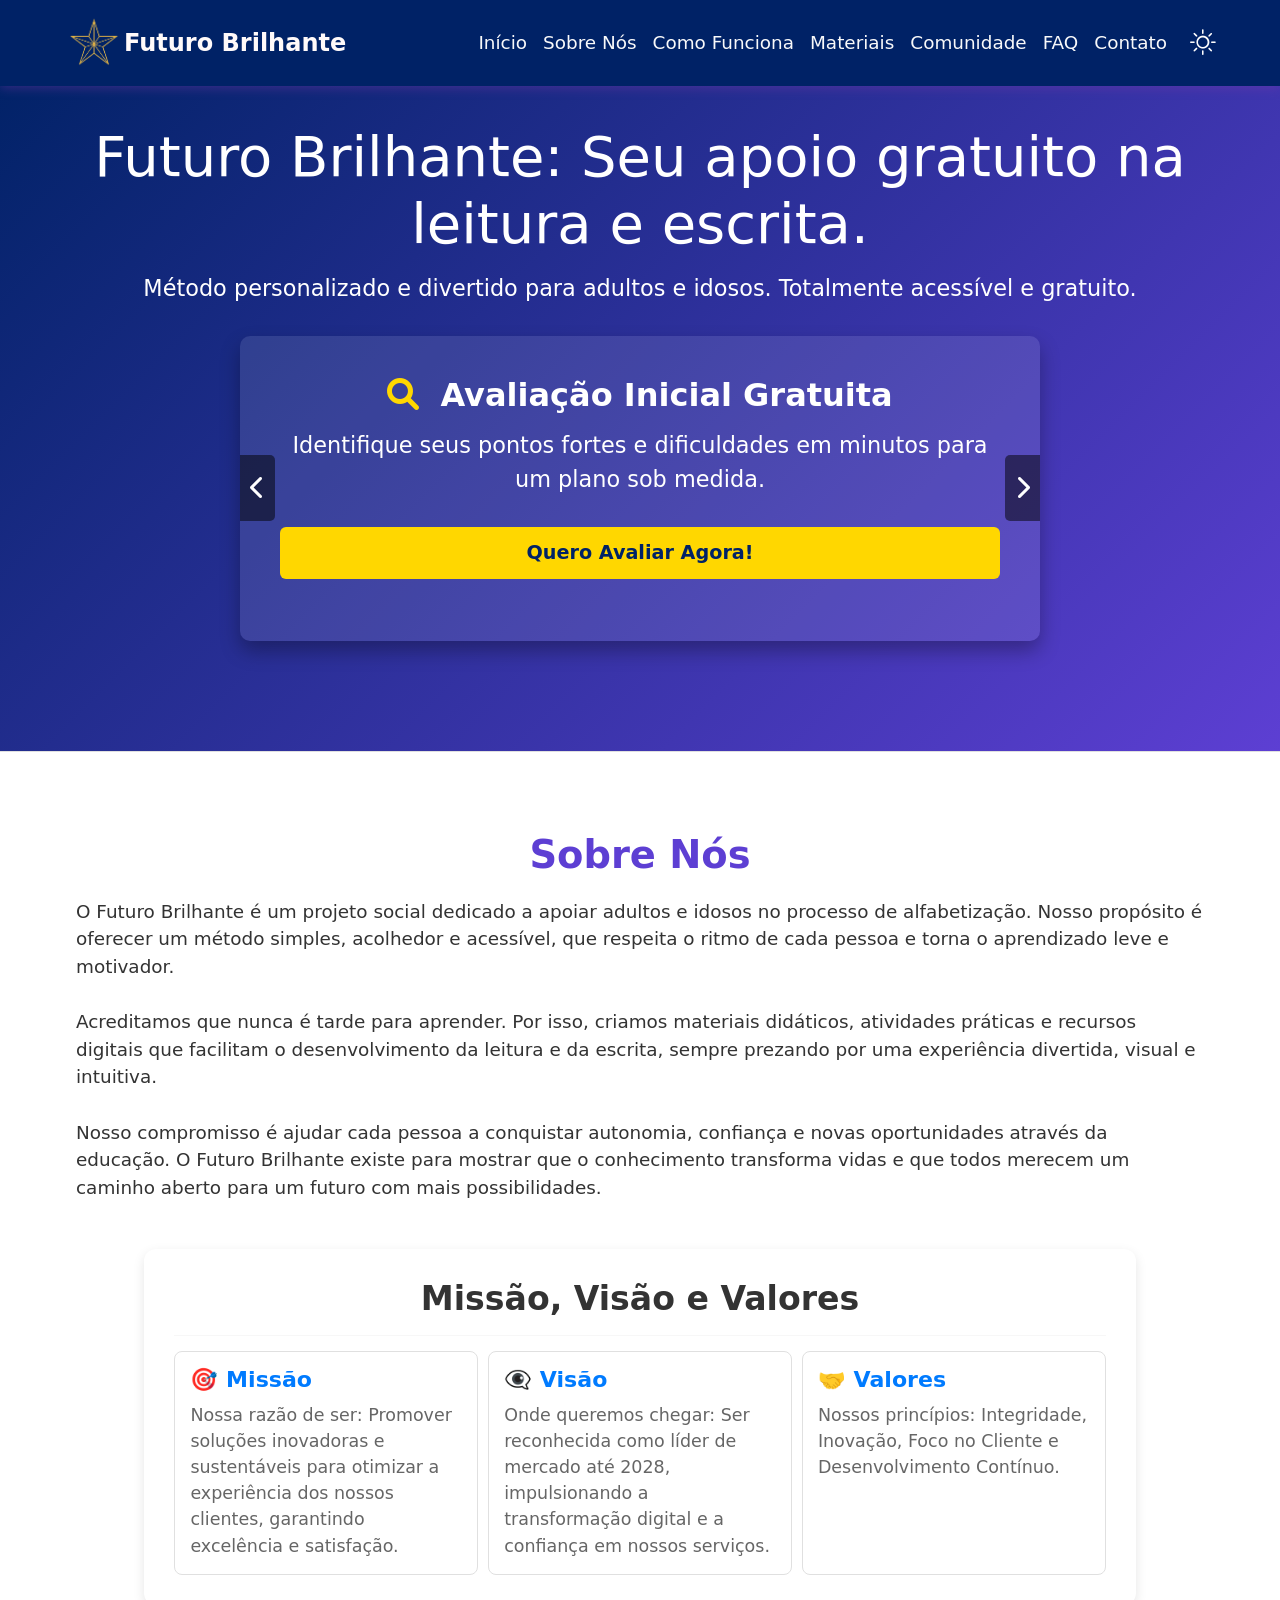
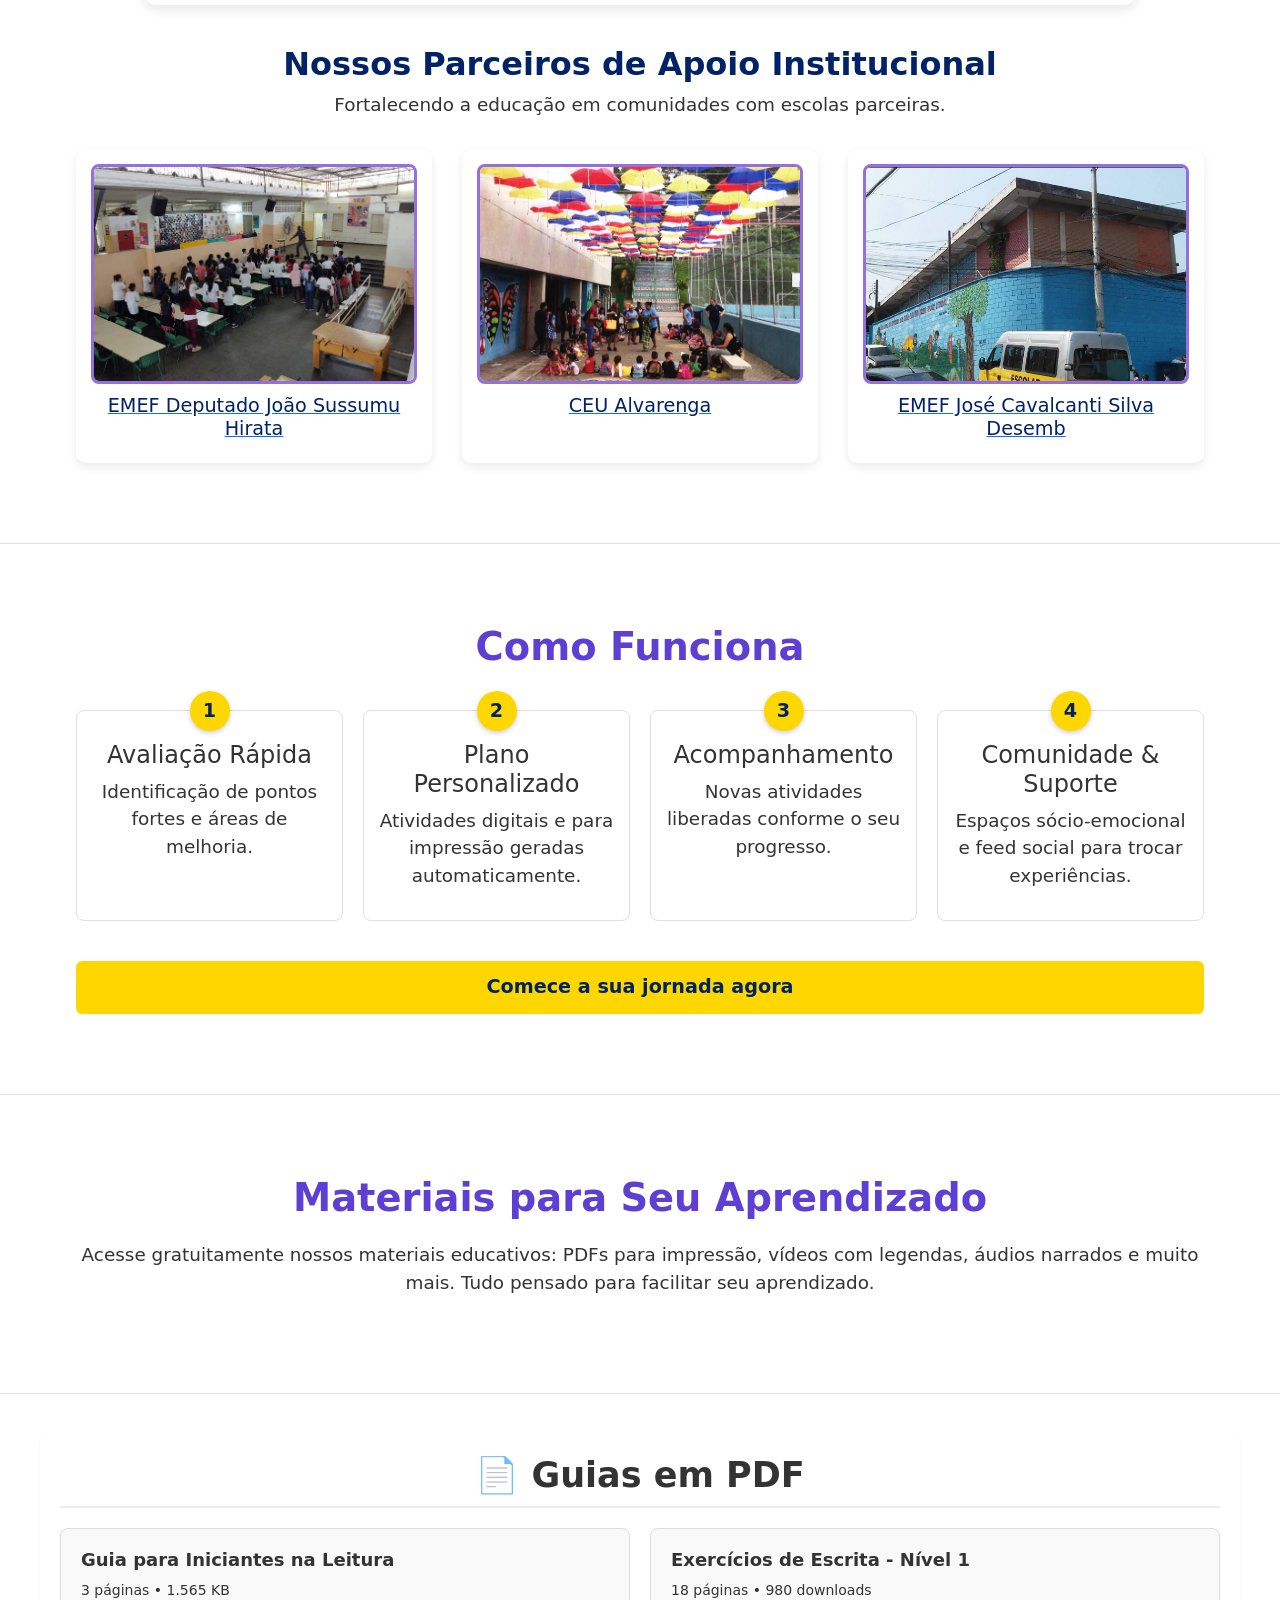
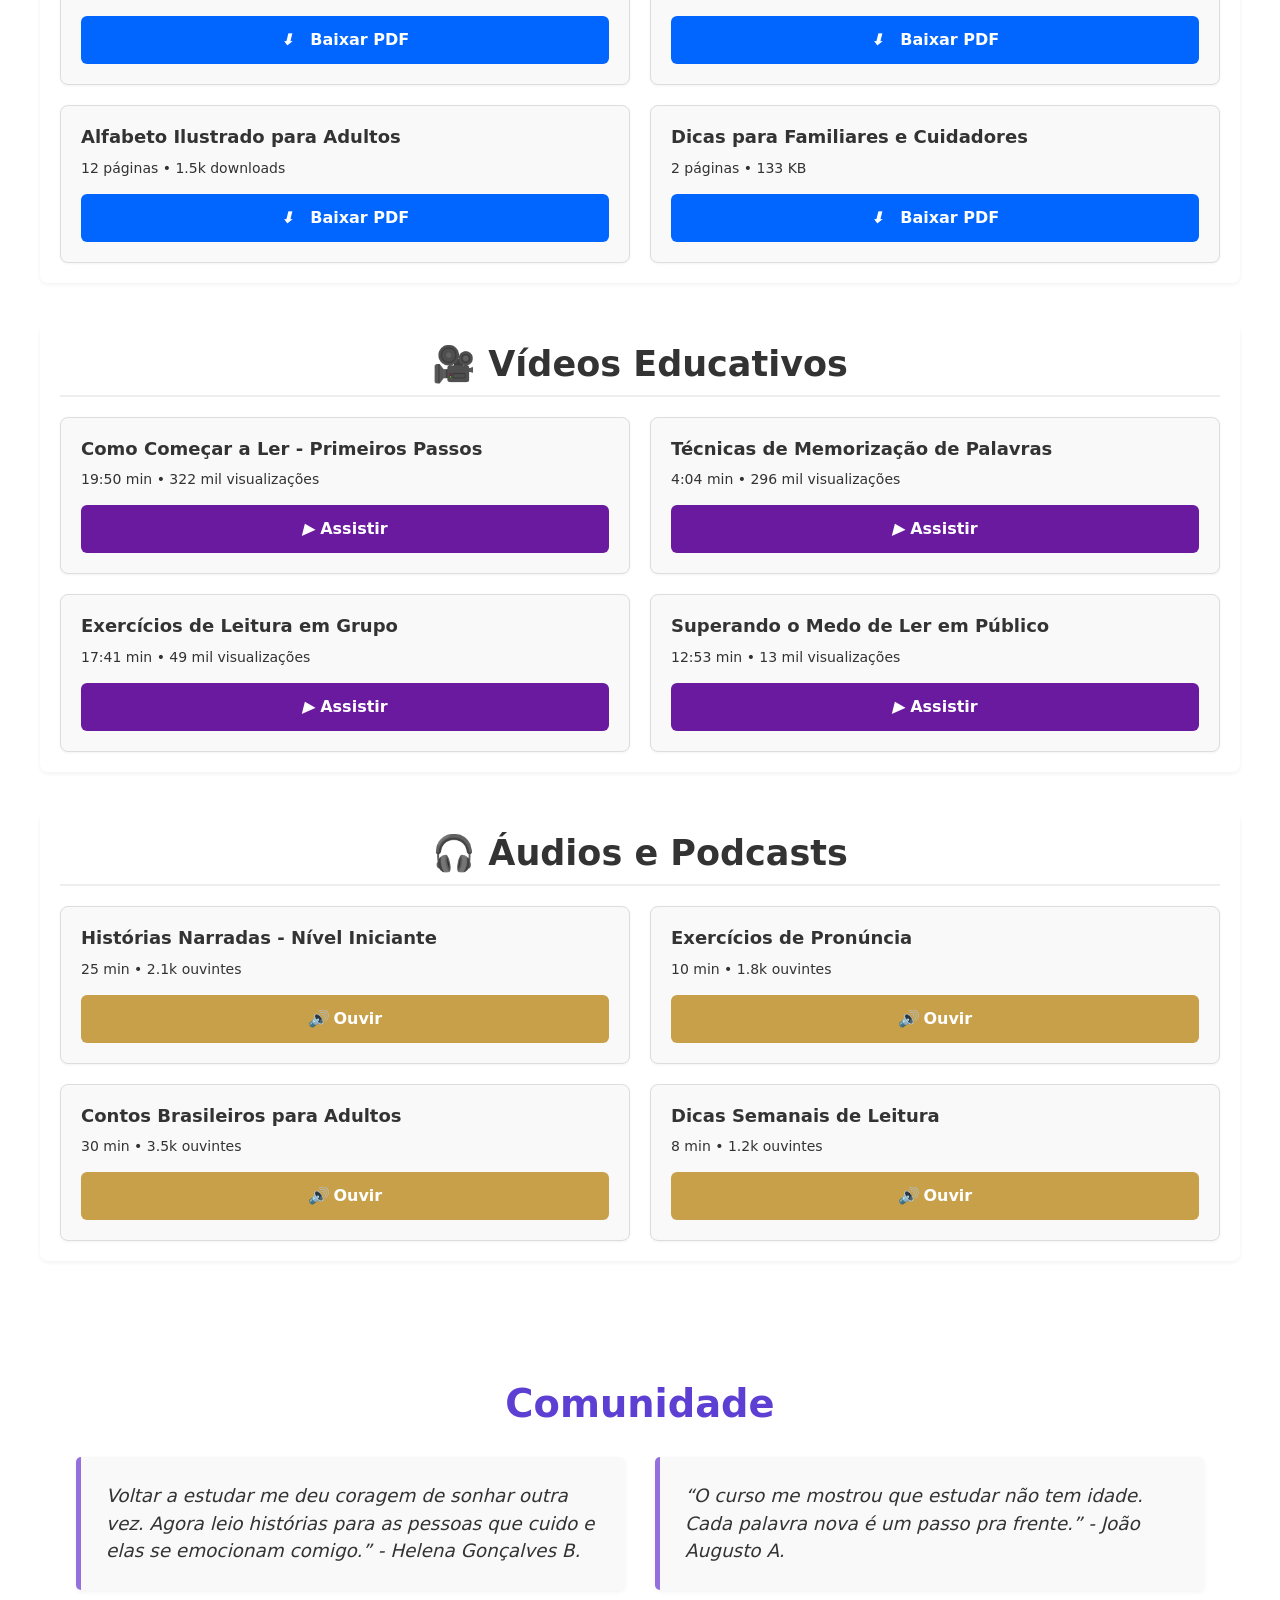
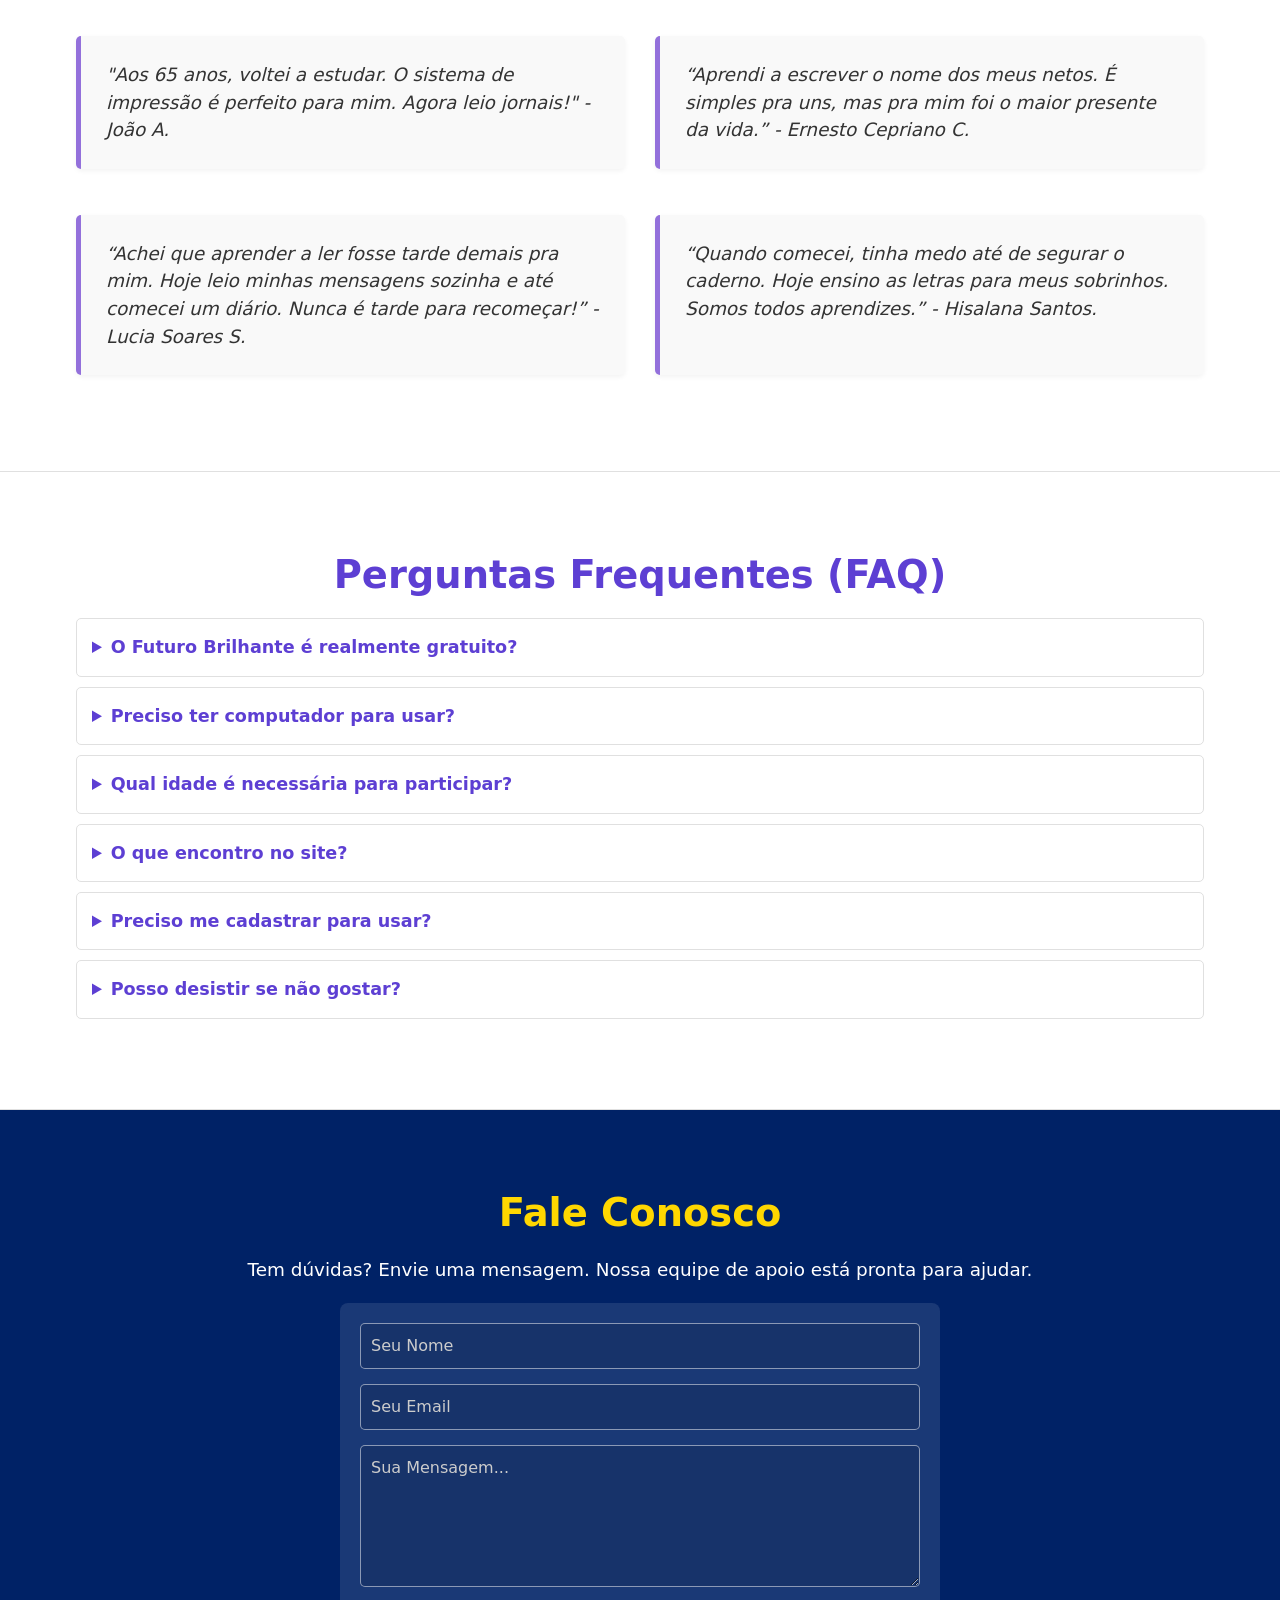
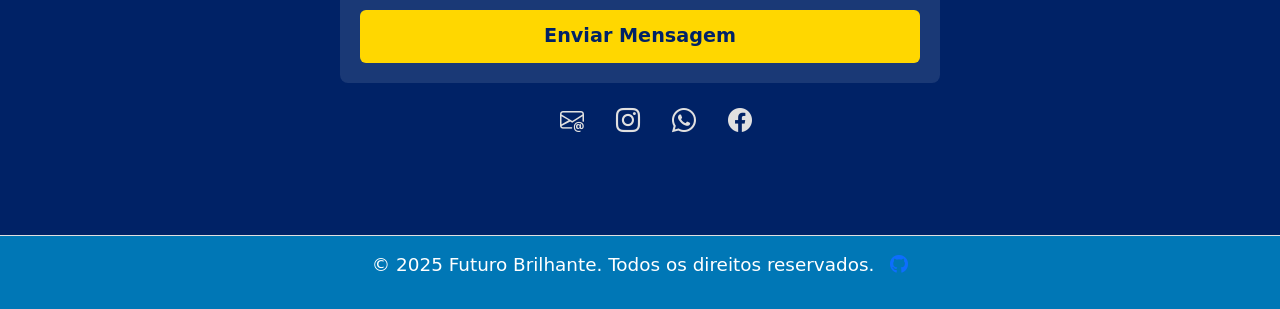
<file: index.html>
<!DOCTYPE html>
<html lang="pt-BR">

<head>
    <meta charset="UTF-8">
    <meta name="viewport" content="width=device-width, initial-scale=1.0">
    <title>Futuro Brilhante - Apoio à Leitura e Escrita</title>


    <!-- Boostrap CSS -->
    <link href="https://cdn.jsdelivr.net/npm/bootstrap@5.3.8/dist/css/bootstrap.min.css" rel="stylesheet">

    <!-- Bootstrap Icons -->
    <link rel="stylesheet" href="https://cdn.jsdelivr.net/npm/bootstrap-icons@1.13.1/font/bootstrap-icons.min.css">


    <link rel="stylesheet" href="https://cdnjs.cloudflare.com/ajax/libs/font-awesome/6.0.0-beta3/css/all.min.css">

    <link rel="stylesheet" href="estilo.css">


</head>

<body>
    <header id="header">
        <nav class="navbar navbar-expand-lg navbar-dark container">

            <a href="" class="navbar-brand logo-link" id="logo-link">
                <img src="img/logo.png" width="60" alt="" class="d-inline-block align-top"> Futuro Brilhante
            </a>

            <button class="navbar-toggler text-light" type="button" data-bs-toggle="collapse"
                data-bs-target="#navbarNav" aria-controls="navbarNav" aria-expanded="false"
                aria-label="Toggle navigation">
                <span class="navbar-toggler-icon"></span>
            </button>



            <div class="collapse navbar-collapse" id="navbarNav">
                <ul class="navbar-nav ms-auto">
                    <li class="nav-item">
                        <a href="#home" class="nav-link active  text-light" aria-current="page">Início</a>
                    </li>
                    <li class="nav-item">
                        <a href="#sobre" class="nav-link text-light">Sobre Nós</a>
                    </li>
                    <li class="nav-item">
                        <a href="#funciona" class="nav-link text-light">Como Funciona</a>
                    </li>
                    <li class="nav-item">
                        <a href="#materiais" class="nav-link text-light">Materiais</a>
                    </li>
                    <!--  <li class="nav-item">
                        <a href="#depoimentos" class="nav-link text-light">Depoimentos</a>
                    </li> -->
                    <li class="nav-item">
                        <a href="#comunidade" class="nav-link text-light">Comunidade</a>
                    </li>

                    <li class="nav-item">
                        <a href="#faq" class="nav-link text-light">FAQ</a>
                    </li>
                    <li class="nav-item">
                        <a href="#contato" class="nav-link text-light">Contato</a>
                    </li>
                </ul>
            </div>


            <div class="header-toggle" id="toggleTheme">
                <i class="bi bi-sun icon-light"></i>
                <i class="bi bi-moon-stars icon-dark"></i>
            </div>


        </nav>
    </header>


    <!-- HOME -->
    <main>

        <section id="home" class="hero-section content-section visible">
            <div class="container">
                <h1>Futuro Brilhante: Seu apoio gratuito na leitura e escrita.</h1>
                <p>Método personalizado e divertido para adultos e idosos. Totalmente acessível e gratuito.
                </p>

                <div class="carousel-container">
                    <div class="carousel-track">
                        <div class="carousel-slide">
                            <h3><i class="fas fa-search"></i> Avaliação Inicial Gratuita</h3>
                            <p>Identifique seus pontos fortes e dificuldades em minutos para um plano sob medida.
                            </p>
                            <a href="avaliação.html" class="btn btn-golden">Quero Avaliar Agora!</a>
                        </div>

                        <div class="carousel-slide">
                            <h3><i class="fas fa-gamepad"></i> Atividades Personalizadas</h3>
                            <p>Jogos, músicas e textos adaptados (Digital e para Imprimir).</p>
                        </div>

                        <div class="carousel-slide">
                            <h3><i class="fas fa-location"></i> Localizações </h3>
                            <p>Encontre locais físicos perto e você que atenda nosso módulo.</p>
                            <div class="mapa">
                                <iframe
                                    src="https://www.google.com/maps/embed?pb=!1m18!1m12!1m3!1d3653.5872146251427!2d-46.65298242454168!3d-23.690715466357478!2m3!1f0!2f0!3f0!3m2!1i1024!2i768!4f13.1!3m3!1m2!1s0x94ce4514bf3069e9%3A0x1a780930737fd84c!2sAfesu%20Veleiros!5e0!3m2!1spt-BR!2sbr!4v1762881428942!5m2!1spt-BR!2sbr"
                                    width="250" height="100" style="border:0;" allowfullscreen="" loading="lazy"
                                    referrerpolicy="no-referrer-when-downgrade"></iframe>
                            </div>
                        </div>
                    </div>

                    <button class="carousel-button prev"><i class="fas fa-chevron-left"></i></button>
                    <button class="carousel-button next"><i class="fas fa-chevron-right"></i></button>

                </div>
            </div>
        </section>

        <!-- SOBRE -->
        <section id="sobre" class="content-section">
            <div class="container">
                <h2>Sobre Nós</h2>
                <p> O Futuro Brilhante é um projeto social dedicado a apoiar adultos e idosos no processo de
                    alfabetização. Nosso propósito é oferecer um método simples, acolhedor e acessível, que respeita o
                    ritmo de cada pessoa e torna o aprendizado leve e motivador.
                    <br><br>
                    Acreditamos que nunca é tarde para aprender. Por isso, criamos materiais didáticos, atividades
                    práticas e recursos digitais que facilitam o desenvolvimento da leitura e da escrita, sempre
                    prezando por uma experiência divertida, visual e intuitiva.
                    <br><br>
                    Nosso compromisso é ajudar cada pessoa a conquistar autonomia, confiança e novas oportunidades
                    através da educação. O Futuro Brilhante existe para mostrar que o conhecimento transforma vidas e
                    que todos merecem um caminho aberto para um futuro com mais possibilidades.
                </p>

                <div class="container">
                    <div class="caixa-mvv mt-5">
                        <h2>Missão, Visão e Valores</h2>
                        <hr>

                        <div class="conteudo-horizontal">

                            <div class="item-mvv">
                                <h3>🎯 Missão</h3>
                                <p>Nossa razão de ser: Promover soluções inovadoras e sustentáveis para otimizar a
                                    experiência dos nossos clientes, garantindo excelência e satisfação.</p>
                            </div>

                            <div class="item-mvv">
                                <h3>👁‍🗨 Visão</h3>
                                <p>Onde queremos chegar: Ser reconhecida como líder de mercado até 2028, impulsionando a
                                    transformação digital e a confiança em nossos serviços.</p>
                            </div>

                            <div class="item-mvv">
                                <h3>🤝 Valores</h3>
                                <p>Nossos princípios: Integridade, Inovação, Foco no Cliente e
                                    Desenvolvimento Contínuo.</p>
                            </div>

                        </div>
                    </div>
                </div>


                <!-- FIM SOBRE -->

                <!-- ESCOLAS DE APOIO -->
                <div class="escolas-apoio">
                    <h3 style="text-align: center; color: var(--azul-royal); margin-top: 30px; font-size: 2rem;">
                        Nossos Parceiros de Apoio Institucional</h3>
                    <p style="text-align: center; margin-bottom: 30px;">Fortalecendo a educação em comunidades com
                        escolas parceiras.</p>

                    <div class="galeria-escolas">
                        <div class="escola-item">
                            <a href="https://maps.app.goo.gl/LfsKfENmCqGXpAya8" target="_blank">
                                <img src="img/emef..jpg" alt="Foto da Escola Parceira 1" class="img-escola">
                                <h4>EMEF Deputado João Sussumu Hirata</h4>
                            </a>
                        </div>
                        <div class="escola-item">
                            <a href="https://maps.app.goo.gl/Vkqw4bBGK856jKY76" target="_blank">
                                <img src="img/CEU.1.jpg" alt="Foto da Escola Parceira 2" class="img-escola">
                                <h4>CEU Alvarenga</h4>
                            </a>
                        </div>
                        <div class="escola-item">
                            <a href="https://maps.app.goo.gl/f29Nb7VFFqkezR4i7" target="_blank">
                                <img src="img/escola7.png" alt="Foto da Escola Parceira 3" class="img-escola">
                                <h4>EMEF José Cavalcanti Silva Desemb</h4>
                            </a>
                        </div>
                    </div>
                </div>
            </div>
        </section>
        <!-- FIM DAS ESCOLAS DE APOIO -->

        <!-- COMO FUNCIONA -->
       <section id="funciona" class="content-section step-process">
            <div class="container">
                <h2>Como Funciona</h2>
                <div class="processo">
                    <div class="passo">
                        <span class="step-number">1</span>
                        <h4>Avaliação Rápida</h4>
                        <p>Identificação de pontos fortes e áreas de melhoria.</p>
                    </div>
                    <div class="passo">
                        <span class="step-number">2</span>
                        <h4>Plano Personalizado</h4>
                        <p>Atividades digitais e para impressão geradas automaticamente.</p>
                    </div>
                    <div class="passo">
                        <span class="step-number">3</span>
                        <h4>Acompanhamento</h4>
                        <p>Novas atividades liberadas conforme o seu progresso.</p>
                    </div>
                    <div class="passo">
                        <span class="step-number">4</span>
                        <h4>Comunidade & Suporte</h4>
                        <p>Espaços sócio-emocional e feed social para trocar experiências.</p>
                    </div>
                </div>

                <div style="text-align: center; margin-top: 40px;">
                    <a href="jornada.html" class="btn btn-golden" target="_blank">
                        Comece a sua jornada agora
                    </a>
                </div>
            </div>
        </section>
        <!-- FIM DO COMO FUNCIONA -->

        <!-- MATERIAIS -->
        <section id="materiais" class="content-section">
            <div class="container">
                <h2>Materiais para Seu Aprendizado</h2>
                <p style="text-align: center;">Acesse gratuitamente nossos materiais educativos: PDFs para
                    impressão,
                    vídeos com legendas, áudios narrados e muito mais. Tudo pensado para facilitar seu aprendizado.
                </p>
            </div>
        </section>

        <!-- PDF -->
        <section class="recursos-container">
            <h2 class="section-title">📄 Guias em PDF</h2>
            <div class="cards-grid">
                <div class="card pdf-card">
                    <h3 class="card-title">Guia para Iniciantes na Leitura</h3>
                    <p class="card-details">3 páginas • 1.565 KB</p>
                    <a href="pdfs/Leitura para Iniciantes.pdf" class="btn btn-primary pdf-btn" download>
                        <i class="icon">⬇️</i> Baixar PDF
                    </a>
                </div>

                <div class="card pdf-card">
                    <h3 class="card-title">Exercícios de Escrita - Nível 1</h3>
                    <p class="card-details">18 páginas • 980 downloads</p>
                    <a href="pdfs/Exercicios de escrita Nivel 1.pdf" class="btn btn-primary pdf-btn" target="_blank"
                        download>
                        <i class="icon">⬇️</i> Baixar PDF
                    </a>
                </div>
                <div class="card pdf-card">
                    <h3 class="card-title">Alfabeto Ilustrado para Adultos</h3>
                    <p class="card-details">12 páginas • 1.5k downloads</p>
                    <a href="pdfs/alfabeto-para-adultos.pdf" class="btn btn-primary pdf-btn" download>
                        <i class="icon">⬇️</i> Baixar PDF
                    </a>
                </div>
                <div class="card pdf-card">
                    <h3 class="card-title">Dicas para Familiares e Cuidadores</h3>
                    <p class="card-details">2 páginas • 133 KB</p>
                    <a href="pdfs/Dicas para Familiares e Cuidadores.pdf" class="btn btn-primary pdf-btn" download>
                        <i class="icon">⬇️</i> Baixar PDF
                    </a>
                </div>
            </div>
        </section>

        <!-- VIDEOS -->
        <section class="recursos-container">
            <h2 class="section-title video-title">🎥 Vídeos Educativos</h2>
            <div class="cards-grid">
                <div class="card video-card">
                    <h3 class="card-title">Como Começar a Ler - Primeiros Passos</h3>
                    <p class="card-details">19:50 min • 322 mil visualizações</p>
                    <a href="https://www.youtube.com/watch?v=jv8smUNINec&list=PL-8ae7-gBcRdMVczkqmnyWM4_Wlo3kbMs&t=5s"
                        class="btn btn-secondary video-btn" target="_blank">
                        <i class="icon">▶️</i> Assistir
                    </a>
                </div>
                <div class="card video-card">
                    <h3 class="card-title">Técnicas de Memorização de Palavras</h3>
                    <p class="card-details">4:04 min • 296 mil visualizações</p>
                    <a href="https://www.youtube.com/watch?v=Fm3gvxkIfrg" class="btn btn-secondary video-btn"
                        target="_blank">
                        <i class="icon">▶️</i> Assistir
                    </a>
                </div>
                <div class="card video-card">
                    <h3 class="card-title">Exercícios de Leitura em Grupo</h3>
                    <p class="card-details">17:41 min • 49 mil visualizações</p>
                    <a href="https://www.youtube.com/watch?v=oIDF5m3A8zU" class="btn btn-secondary video-btn"
                        target="_blank">
                        <i class="icon">▶️</i> Assistir
                    </a>
                </div>
                <div class="card video-card">
                    <h3 class="card-title">Superando o Medo de Ler em Público</h3>
                    <p class="card-details">12:53 min • 13 mil visualizações</p>
                    <a href="https://www.youtube.com/watch?v=5jdJUjCMRMQ" class="btn btn-secondary video-btn"
                        target="_blank">
                        <i class="icon">▶️</i> Assistir
                    </a>
                </div>
            </div>
        </section>

        <!-- ÁUDIOS E PODCASTS -->
        <section class="recursos-container">
            <h2 class="section-title audio-title">🎧 Áudios e Podcasts</h2>
            <div class="cards-grid">
                <div class="card audio-card">
                    <h3 class="card-title">Histórias Narradas - Nível Iniciante</h3>
                    <p class="card-details">25 min • 2.1k ouvintes</p>
                    <a href="https://open.spotify.com/episode/3VIb0DBilj0EsYeIH4IVvE?si=YWAIpc2sTxGqVa3UOw_v_w&t=53"
                        class="btn btn-tertiary audio-btn" target="_blank">
                        <i class="icon">🔊</i> Ouvir
                    </a>
                </div>
                <div class="card audio-card">
                    <h3 class="card-title">Exercícios de Pronúncia</h3>
                    <p class="card-details">10 min • 1.8k ouvintes</p>
                    <a href="https://youtu.be/HQKqSkMEADk?si=mCBkUN-70Itoc1Gz " class="btn btn-tertiary audio-btn"
                        target="_blank">
                        <i class="icon">🔊</i> Ouvir
                    </a>
                </div>
                <div class="card audio-card">
                    <h3 class="card-title">Contos Brasileiros para Adultos</h3>
                    <p class="card-details">30 min • 3.5k ouvintes</p>
                    <a href="https://open.spotify.com/episode/4pUWudQ29SkeLLcdynLrkn?si=CqtmCZCBTFShgObn9b9y3Q&t=14"
                        class="btn btn-tertiary audio-btn" target="_blank">
                        <i class="icon">🔊</i> Ouvir
                    </a>
                </div>
                <div class="card audio-card">
                    <a href="exibir_pdf.html"></a>
                    <h3 class="card-title">Dicas Semanais de Leitura</h3>
                    <p class="card-details">8 min • 1.2k ouvintes</p>
                    <a href="#" class="btn btn-tertiary audio-btn" target="_blank">
                        <i class="icon">🔊</i> Ouvir
                    </a>
                </div>
            </div>

        </section>

        <!-- FIM DO MATERIAIS -->

        <!-- Depoimentos-->
        <!-- <section id="depoimentos" class="content-section" style="background-color: var(--fundo-claro);">
            <div class="container">
                <h2>Depoimentos</h2>
                
                <div class="post-header">
                    <img src="#" alt="Foto de Perfil do Usuário">
                    <div>
                        <strong>Isadora Leite Santana.</strong> <span
                            style="color: gray; font-size: 0.9rem;">@AprendizFB</span>
                        <p style="font-size: 0.9rem; margin: 0;">Conquistou o Certificado Básico!</p>
                    </div>
                </div>
                <p style="margin-top: 15px;">🥳 Pessoal, hoje consegui ler meu primeiro livro de receitas sozinha! O
                    Futuro
                    Brilhante me deu a confiança que faltava. Nunca é tarde para aprender! #LeituraParaTodos
                    #FuturoBrilhante
                </p>


            </div>
        </section> -->
        <!-- <section id="Depoimentos" class="content-section" style="background-color: var(--fundo-claro);">
            <div class="container">
                <div class="post-header">
                    <img src="img/idoso1.jpg" alt="Perfil">
                    <div>
                        <strong>Caio Viana Santos.</strong> <span
                            style="color: gray; font-size: 0.9rem;">@AprendizFB</span>
                        <p style="font-size: 0.9rem; margin: 0;">Conquistou o Certificado Básico!</p>
                    </div>
                </div>
                <p style="margin-top: 15px;">🥳 Eu tinha vergonha de pedir ajuda pra ler as placas novas no
                    trabalho.
                    Depois de fazer as atividades do Futuro Brilhante, comecei a reconhecer as palavras sozinho.
                    Agora
                    leio as placas, mensagens no celular e até livros pequenos. A confiança voltou
                    #FuturoBrilhante
                </p>


            </div>
        </section> -->

        <!-- <section id="Depoimentos" class="content-section" style="background-color: var(--fundo-claro);">
            <div class="container">
                <div class="post-header">
                    <img src="#" alt="Perfil">
                    <div>
                        <strong>Miguel dos Anjos Ceia</strong> <span
                            style="color: gray; font-size: 0.9rem;">@AprendizFB</span>
                        <p style="font-size: 0.9rem; margin: 0;">Conquistou o Certificado Básico!</p>
                    </div>
                </div>
                <p style="margin-top: 15px;">🥳O melhor é poder estudar à noite, depois do serviço. As lições são
                    simples, e o aplicativo fala junto com a gente. Quando li o nome do meu filho pela primeira vez,
                    me
                    emocionei. É uma vitória que levo pra vida #LeituraParaTodos
                    #FuturoBrilhante
                </p>


            </div>
        </section> -->

        <!-- <section id="Depoimentos" class="content-section" style="background-color: var(--fundo-claro);">
            <div class="container">
                <div class="post-header">
                    <img src="#" alt="Perfil">
                    <div>
                        <strong>Isadora Leite Santana.</strong> <span
                            style="color: gray; font-size: 0.9rem;">@AprendizFB</span>
                        <p style="font-size: 0.9rem; margin: 0;">Conquistou o Certificado Básico!</p>
                    </div>
                </div>
                <p style="margin-top: 15px;">🥳 Pessoal, hoje consegui ler meu primeiro livro de receitas sozinha! O
                    Futuro
                    Brilhante me deu a confiança que faltava. Nunca é tarde para aprender! #LeituraParaTodos
                    #FuturoBrilhante
                </p>


            </div>
        </section> -->
        <!-- FIM DO DEPOIMENTOS-->

        <!-- Comunidade -->
        <section id="comunidade" class="content-section" style="background-color: white;">
            <div class="container">
                <h2>Comunidade</h2>
                <div class="depoimento-grid">
                    <blockquote class="depoimento-card">
                        Voltar a estudar me deu coragem de sonhar outra vez. Agora leio histórias para as pessoas
                        que
                        cuido e elas se emocionam comigo.”
                        - Helena Gonçalves B.
                    </blockquote>

                    <blockquote class="depoimento-card">
                        “O curso me mostrou que estudar não tem idade. Cada palavra nova é um passo pra frente.”
                        - João Augusto A.
                    </blockquote>

                    <blockquote class="depoimento-card">
                        "Aos 65 anos, voltei a estudar. O sistema de impressão é perfeito para mim. Agora leio
                        jornais!"
                        - João A.
                    </blockquote>

                    <blockquote class="depoimento-card">
                        “Aprendi a escrever o nome dos meus netos. É simples pra uns, mas pra mim foi o maior
                        presente
                        da vida.”
                        - Ernesto Cepriano C.
                    </blockquote>

                    <blockquote class="depoimento-card">
                        “Achei que aprender a ler fosse tarde demais pra mim. Hoje leio minhas mensagens sozinha e
                        até
                        comecei um diário. Nunca é tarde para recomeçar!”
                        - Lucia Soares S.
                    </blockquote>

                    <blockquote class="depoimento-card">
                        “Quando comecei, tinha medo até de segurar o caderno. Hoje ensino as letras para meus
                        sobrinhos.
                        Somos todos aprendizes.”
                        - Hisalana Santos.
                    </blockquote>
                </div>
            </div>
        </section>
        <!-- FIM DOS DEPOIMENTOS -->

        <!-- FAQ -->
        <section id="faq" class="content-section">
            <div class="container">
                <h2>Perguntas Frequentes (FAQ)</h2>
                <details class="faq-item">
                    <summary>O Futuro Brilhante é realmente gratuito?</summary>
                    <p>Sim! O Futuro Brilhante é totalmente gratuito. Nosso objetivo é oferecer apoio educacional e
                        emocional sem custo, para que todos possam aprender e evoluir no seu próprio ritmo.</p>
                </details>
                <details class="faq-item">
                    <summary>Preciso ter computador para usar?</summary>
                    <p>Não! Você pode acessar pelo celular, tablet ou computador. O site é leve, acessível e
                        adaptado
                        para telas maiores ou menores.</p>
                </details>
                <details class="faq-item">
                    <summary>Qual idade é necessária para participar?</summary>
                    <p>Nosso programa é focado em adultos e idosos, especialmente pessoas acima de 40 anos. No entanto,
                        qualquer pessoa adulta que queira melhorar suas habilidades de leitura e escrita é bem-vinda,
                        independente da idade.</p>
                </details>
                <details class="faq-item">
                    <summary>O que encontro no site?</summary>
                    <p>Avaliações personalizadas, atividades interativas, espaço socioemocional, materiais para
                        imprimir
                        e um feed social para trocar experiências.</p>
                </details>
                <details class="faq-item">
                    <summary>Preciso me cadastrar para usar?</summary>
                    <p>Sim, mas o cadastro é rápido e gratuito. Ele ajuda a salvar seu progresso e personalizar suas
                        atividades.</p>
                </details>

                <details class="faq-item">
                    <summary>Posso desistir se não gostar?</summary>
                    <p>Claro! Não há compromisso. Você pode usar o programa quando quiser e parar quando quiser. Mas
                        encorajamos você a dar uma chance real - muitas pessoas ficam nervosas no início, mas depois
                        adoram! E estamos sempre aqui para ajudar.</p>
                </details>


            </div>
        </section>
        <!-- FIM FAQ -->

        <!-- CONTATO -->
        <section id="contato" class="content-section" style="background-color: var(--azul-royal); color: white;">
            <div class="container">
                <h2 style="color: var(--golden);">Fale Conosco</h2>
                <p style="text-align: center;">Tem dúvidas? Envie uma mensagem. Nossa equipe de apoio está pronta
                    para
                    ajudar.</p>
                <form class="contact-form">
                    <input type="text" placeholder="Seu Nome" required>
                    <input type="email" placeholder="Seu Email" required>
                    <textarea placeholder="Sua Mensagem..." rows="5" required></textarea>
                    <button type="submit" class="btn btn-golden" style="width: 100%;">Enviar Mensagem</button>

                    <form class="contact-form" action="https://gmail.com/futuro.brilhante.fb7@gmail.com" method="POST">
                    </form>
                </form>

            </div>
            </footer>

            <!-- FIM Rodapé 1 -->


            <ul class="menu redes-sociais">
                <li>
                    <a href="futuro.brilhante.fb7@gmail.com" class="menu-link" target="_blank">

                        <i class="bi bi-envelope-at"></i>
                    </a>
                </li>

                <li>
                    <a href="https://www.instagram.com/futuro_brilhante.fb?igsh=MXRlYXN1YzV1cGEzbg==" class="menu-link"
                        target="_blank">

                        <i class="bi bi-instagram"></i>
                    </a>
                </li>

                <li>
                    <a href="https://chat.whatsapp.com/HD1W0XWskPw5gOCrKjyPYl" class="menu-link" target="_blank">

                        <i class="bi bi-whatsapp"></i>
                    </a>
                </li>

                <li>
                    <a href="https://web.facebook.com/" class="menu-link" target="_blank">

                        <i class="bi bi-facebook"></i>
                    </a>
                </li>
            </ul>


    </main>

    <!-- RODAPÉ  -->
    <footer class="rodape">
        <p>
            &copy; 2025 Futuro Brilhante. Todos os direitos reservados.
            <a href="URL_DO_SEU_GITHUB" target="_blank" aria-label="GitHub" style="margin-left: 10px;">
                <i class="fa-brands fa-github"></i>
            </a>
        </p>
        <ul></ul>
    </footer>

    <!-- Bootstrap JS -->
    <script src="https://cdn.jsdelivr.net/npm/bootstrap@5.3.8/dist/js/bootstrap.bundle.min.js"></script>

    <!-- Libras -->
    <div vw class="enabled">
        <div vw-access-button class="active"></div>
        <div vw-plugin-wrapper>
            <div class="vw-plugin-top-wrapper"></div>
        </div>
    </div>
    <script src="https://vlibras.gov.br/app/vlibras-plugin.js"></script>
    <script>
        new window.VLibras.Widget("https://vlibras.gov.br/app");
    </script>

    <script src="script.js"></script>
</body>

</html>
</file>
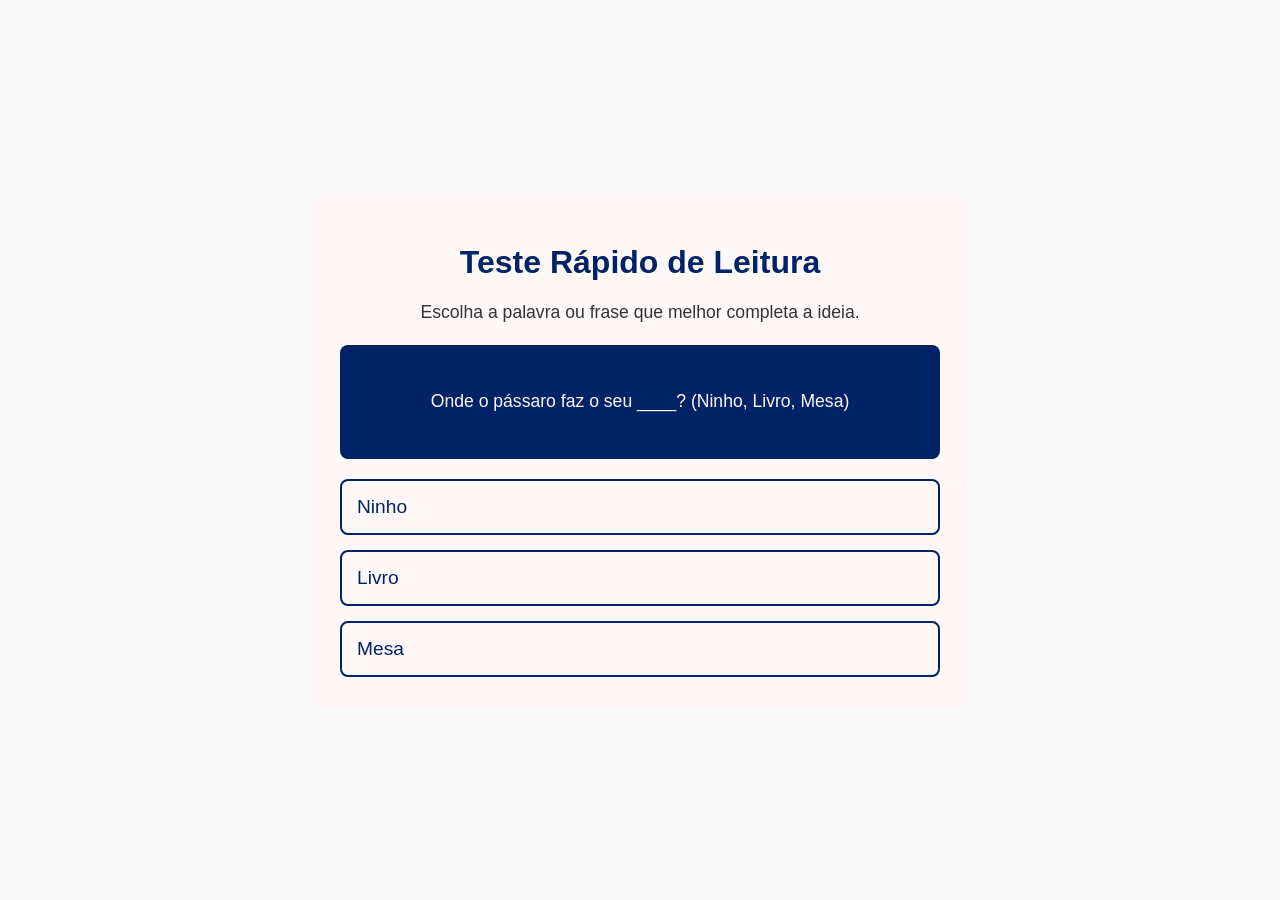
<file: avaliação.html>
<!DOCTYPE html>
<html lang="pt-BR">
<head>
    <meta charset="UTF-8">
    <meta name="viewport" content="width=device-width, initial-scale=1.0">
    <title>Avaliação de Alfabetização Simples</title>
    <link rel="stylesheet" href="avaliação.css">
</head>
<body>

    <div class="container">
        <h1>Teste Rápido de Leitura</h1>
        <p>Escolha a palavra ou frase que melhor completa a ideia.</p>

        <div id="quiz-section">
            <div id="question-box">
                <p id="question-text">Pergunta será carregada aqui...</p>
            </div>
            <div id="options-container">
                </div>
            <button id="next-button" class="btn btn-primary" style="display: none;">Próxima Pergunta</button>
        </div>

        <div id="result-section" style="display: none;">
            <h2>✨ Seu Resultado ✨</h2>
            <p id="score-text"></p>
            <p id="feedback-message"></p>
            <div class="result-actions">
                <button id="restart-button" class="btn btn-golden">Refazer o Teste</button>
                
                <a href="index.html" class="btn btn-primary">Voltar para a Inicial</a>
            </div>
        </div>
    </div>

    <script src="avaliação.js"></script>

    
</body>
</html>
</file>
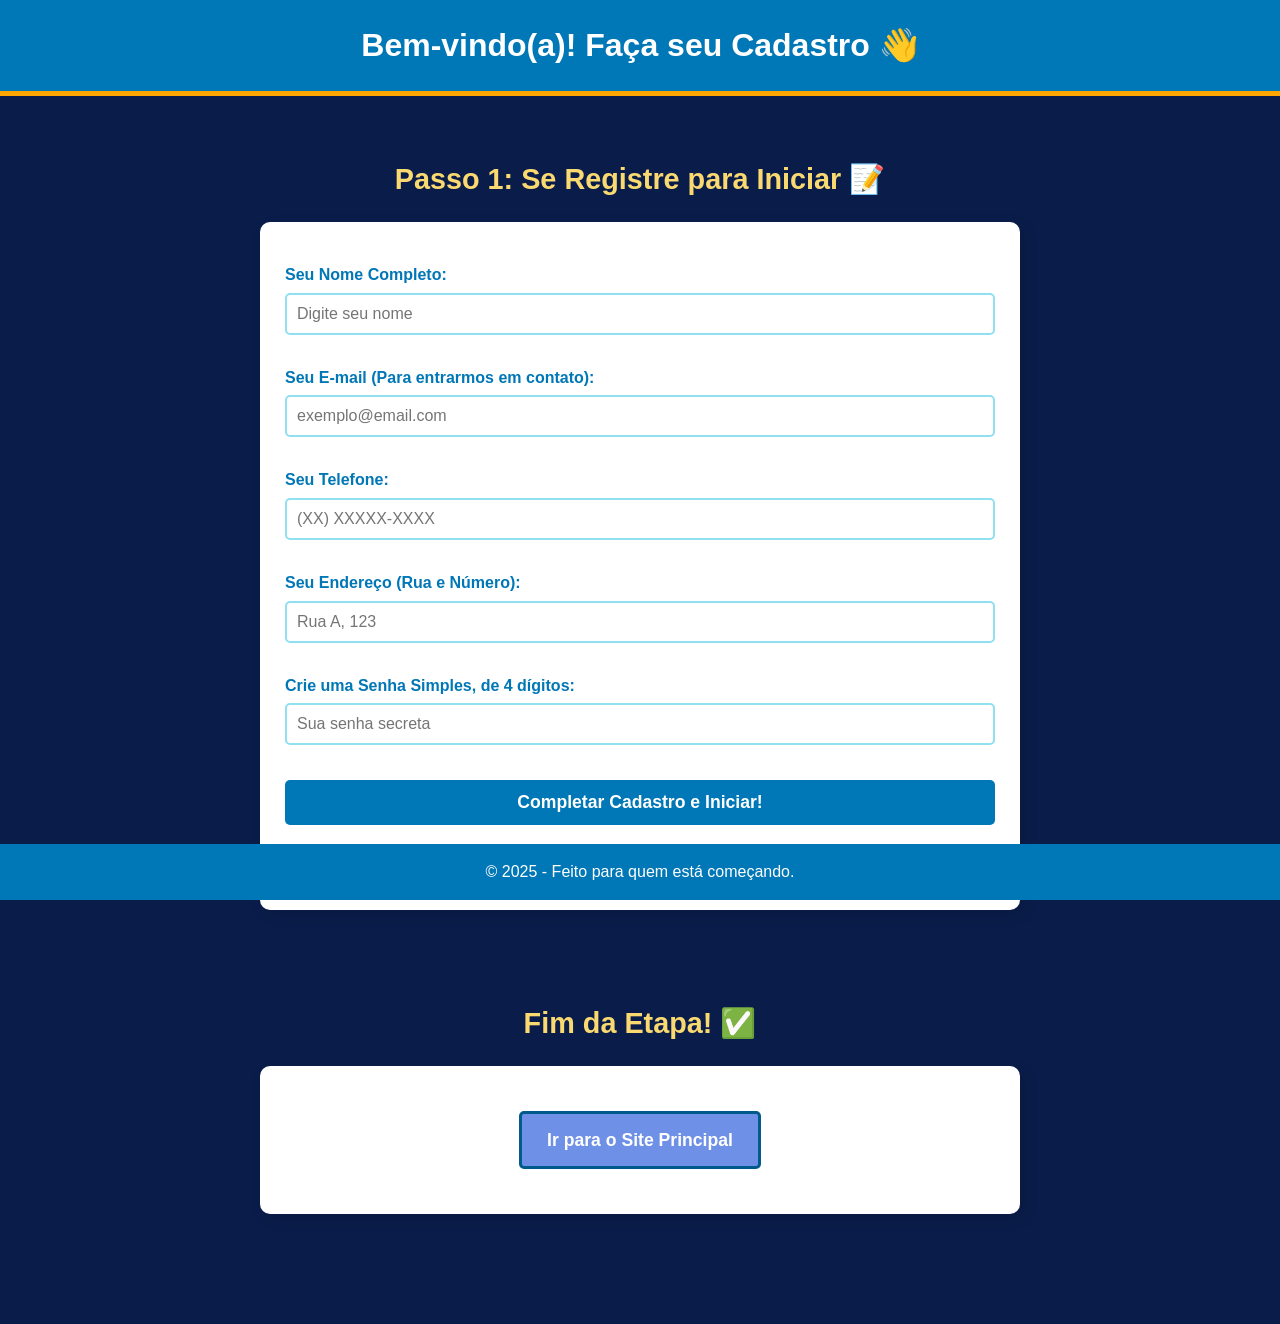
<file: jornada.html>
<!DOCTYPE html>
<html lang="pt-br">

<head>
  <meta charset="UTF-8" />
  <meta name="viewport" content="width=device-width, initial-scale=1.0" />
  <title>Cadastro - Comece Sua Jornada! 🚀</title>
  <link rel="stylesheet" href="jornada.css" />
  <style>
    /* Estilos mínimos para feedback rápido (você pode remover se já tiver no CSS) */
    .mensagem {
      margin-top: 12px;
      font-size: 0.95rem;
    }
    .mensagem.sucesso { color: #0a7; }
    .mensagem.erro { color: #d33; }
    .botao-azul { cursor: pointer; }
  </style>
</head>

<body>

  <header class="cabecalho">
    <h1>Bem-vindo(a)! Faça seu Cadastro 👋</h1>
  </header>

  <section class="secao-cadastro">
    <h2>Passo 1: Se Registre para Iniciar 📝</h2>
    <div class="card cadastro-card">
      <!-- note: action vazio porque lidamos com redirecionamento via JS -->
      <form id="form-cadastro" novalidate>
        <label for="nome">Seu Nome Completo:</label>
        <input type="text" id="nome" name="nome" placeholder="Digite seu nome" required />

        <label for="email">Seu E-mail (Para entrarmos em contato):</label>
        <input type="email" id="email" name="email" placeholder="exemplo@email.com" required />

        <label for="telefone">Seu Telefone:</label>
        <!-- pattern simples para BR: (XX) XXXXX-XXXX ou apenas dígitos -->
        <input type="tel" id="telefone" name="telefone" placeholder="(XX) XXXXX-XXXX" pattern="^\(?\d{2}\)?\s?\d{4,5}-?\d{4}$" required />

        <label for="endereco">Seu Endereço (Rua e Número):</label>
        <input type="text" id="endereco" name="endereco" placeholder="Rua A, 123" required />

        <label for="senha">Crie uma Senha Simples, de 4 dígitos:</label>
        <input type="password" id="senha" name="senha" placeholder="Sua senha secreta" inputmode="numeric" maxlength="4" pattern="^\d{4}$" required />

        <button type="submit" class="botao-azul botao-cadastro">Completar Cadastro e Iniciar!</button>

        <p class="login-link">
          Já tem conta? <a href="pagina.html" class="link-amarelo">Fazer Login Aqui!</a>
        </p>

        <div id="mensagem" class="mensagem" role="status" aria-live="polite"></div>
      </form>
    </div>
  </section>

  <section class="secao-retorno">
    <h2>Fim da Etapa! ✅</h2>
    <div class="card">
      <a href="pagina.html" class="botao-retorno">Ir para o Site Principal</a>
    </div>
  </section>

  <footer class="rodape">
    <p>© 2025 - Feito para quem está começando.</p>
  </footer>

  <script>
    (function () {
      const form = document.getElementById('form-cadastro');
      const mensagemEl = document.getElementById('mensagem');

      function showMessage(text, tipo = 'erro') {
        mensagemEl.textContent = text;
        mensagemEl.classList.remove('sucesso', 'erro');
        mensagemEl.classList.add(tipo);
      }

      function validaCampos(formData) {
        // Verifica nome
        if (!formData.get('nome')?.trim()) return 'Por favor, preencha o nome.';
        // email e telefone são validados pelo próprio input tipo=email/pattern, mas duplicamos uma verificação simples
        const email = formData.get('email') || '';
        if (!/^[^\s@]+@[^\s@]+\.[^\s@]+$/.test(email)) return 'Informe um e-mail válido.';
        const telefone = formData.get('telefone') || '';
        if (!/^\(?\d{2}\)?\s?\d{4,5}-?\d{4}$/.test(telefone)) return 'Informe um telefone válido (ex: (11) 91234-5678).';
        const endereco = formData.get('endereco') || '';
        if (!endereco.trim()) return 'Informe seu endereço.';
        const senha = formData.get('senha') || '';
        if (!/^\d{4}$/.test(senha)) return 'A senha deve ter exatamente 4 dígitos numéricos.';
        return null; // ok
      }

      form.addEventListener('submit', function (ev) {
        ev.preventDefault(); // evitamos envio tradicional

        const fd = new FormData(form);
        const erro = validaCampos(fd);
        if (erro) {
          showMessage(erro, 'erro');
          return;
        }

        // Monta objeto com os dados (não guarde senhas reais em localStorage em produção)
        const dadosCadastro = {
          nome: fd.get('nome').trim(),
          email: fd.get('email').trim(),
          telefone: fd.get('telefone').trim(),
          endereco: fd.get('endereco').trim(),
          senha: fd.get('senha').trim(), // aqui só para fluxo de demonstração
          criadoEm: new Date().toISOString()
        };

        try {
          // salva os dados localmente para recuperar em login.html se quiser
          localStorage.setItem('cadastro_temp', JSON.stringify(dadosCadastro));
          showMessage('Cadastro salvo! Redirecionando para a página...', 'sucesso');

          // pequena espera para o usuário ver a mensagem (1000 ms), depois redireciona
          setTimeout(function () {
            // redireciona na mesma aba para login.html
            window.location.href = 'pagina.html';
          }, 900);
        } catch (e) {
          console.error(e);
          showMessage('Erro ao salvar dados. Tente novamente.', 'erro');
        }
      });
    })();
  </script>

</body>

</html>
</file>
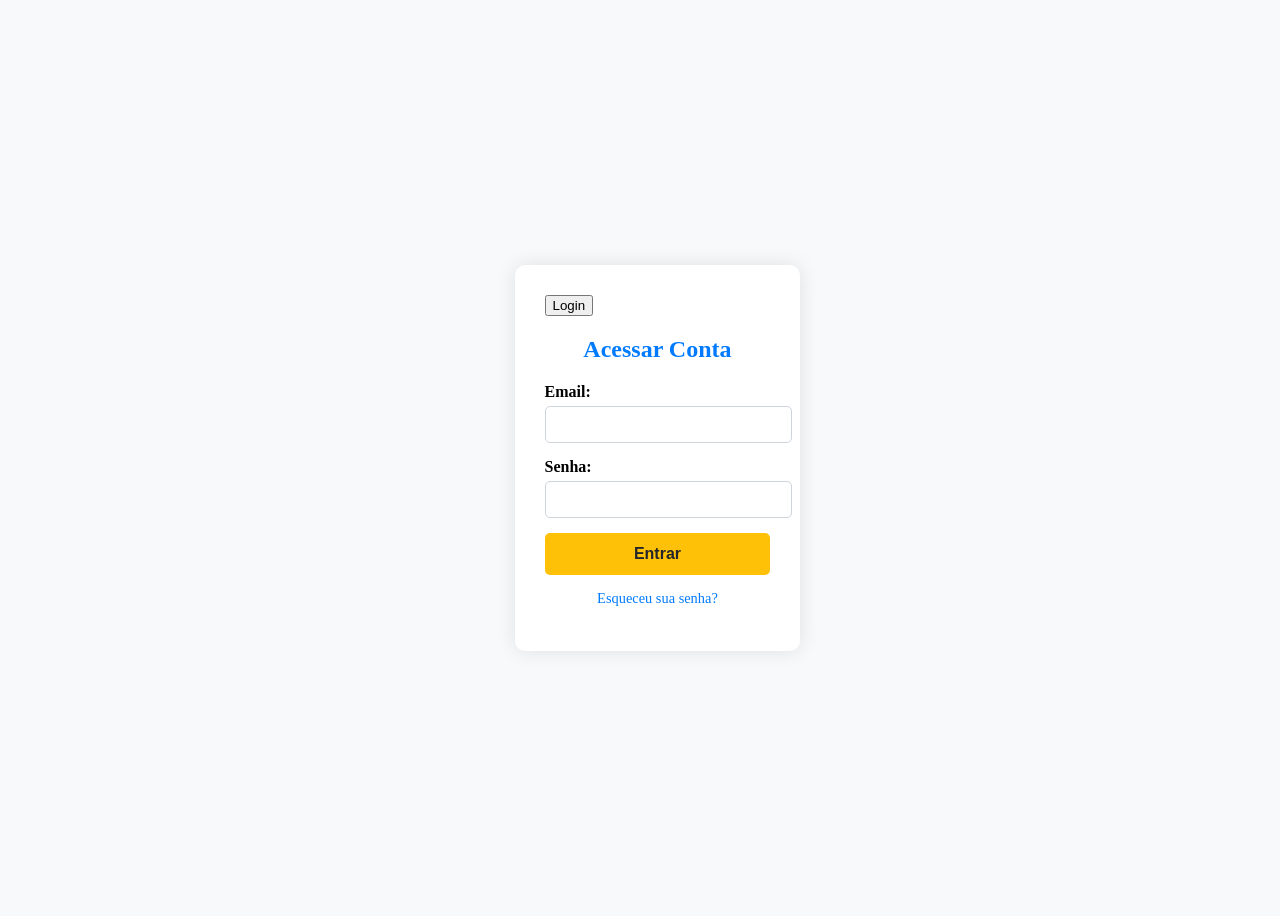
<file: login.html>
<!DOCTYPE html>
<html lang="pt-BR">
<head>
    <meta charset="UTF-8">
    <meta name="viewport" content="width=device-width, initial-scale=1.0">
    <title>Futuro Brilhante - Login</title>
    <style>
        /* Estilos básicos para o Login */
        :root {
            --primary-color: #007bff; 
            --secondary-color: #ffc107;
            --card-bg: #fff;
            --bg-color: #f8f9fa;
            --sidebar-bg: #212529;
        }

        body {
            display: flex;
            justify-content: center;
            align-items: center;
            min-height: 100vh;
            background-color: var(--bg-color);
        }
        
        .login-container {
            background-color: var(--card-bg);
            padding: 30px;
            border-radius: 10px;
            box-shadow: 0 0 20px rgba(0, 0, 0, 0.1);
            width: 90%;
            max-width: 400px;
        }

        .form-section h2 {
            text-align: center;
            color: var(--primary-color);
            margin-bottom: 20px;
        }

        .form-group {
            margin-bottom: 15px;
        }

        .form-group label {
            display: block;
            margin-bottom: 5px;
            font-weight: bold;
        }

        .form-group input {
            width: 100%;
            padding: 10px;
            border: 1px solid #ced4da;
            border-radius: 5px;
        }

        .submit-button {
            width: 100%;
            padding: 12px;
            background-color: var(--secondary-color);
            color: var(--sidebar-bg);
            border: none;
            border-radius: 5px;
            cursor: pointer;
            font-size: 1rem;
            font-weight: bold;
            transition: background-color 0.3s;
        }

        .submit-button:hover {
            background-color: #e0a800;
        }
        
        .forgot-password {
            text-align: center;
            margin-top: 15px;
            font-size: 0.9rem;
            color: var(--primary-color);
            cursor: pointer;
        }
    </style>
</head>
<body>
    <div class="container-center">
        <div class="login-container">
            <div class="tabs">
                <button class="tab-button active">Login</button>
            </div>

            <div id="login-section" class="form-section active">
                <h2>Acessar Conta</h2>
                <form id="loginForm"> 
                    <div class="form-group">
                        <label for="login-email">Email:</label>
                        <input type="email" id="login-email" name="email" required>
                    </div>
                    <div class="form-group">
                        <label for="login-password">Senha:</label>
                        <input type="password" id="login-password" name="password" required>
                    </div>
                    <button type="submit" class="submit-button">Entrar</button>
                    <p class="forgot-password">Esqueceu sua senha?</p>
                </form>
            </div>
        </div>
    </div>

    <script>
        document.addEventListener('DOMContentLoaded', function() {
            const loginForm = document.getElementById('loginForm');
            
            if (loginForm) {
                loginForm.addEventListener('submit', function(event) {
                    event.preventDefault(); // Impede o recarregamento da página

                    const email = document.getElementById('login-email').value;
                    const senha = document.getElementById('login-password').value;
                    
                    // LÓGICA DE ACESSO LIVRE: Verifica apenas se os campos NÃO estão vazios.
                    if (email && senha) {
                        // Se estiverem preenchidos, redireciona para a nova página
                        window.location.href = 'pagina.html'; 
                    } else {
                        // Se algum campo estiver vazio
                        alert('Por favor, preencha todos os campos para continuar.');
                    }
                });
            }

            
        });
    </script>
</body>
</html>
</file>
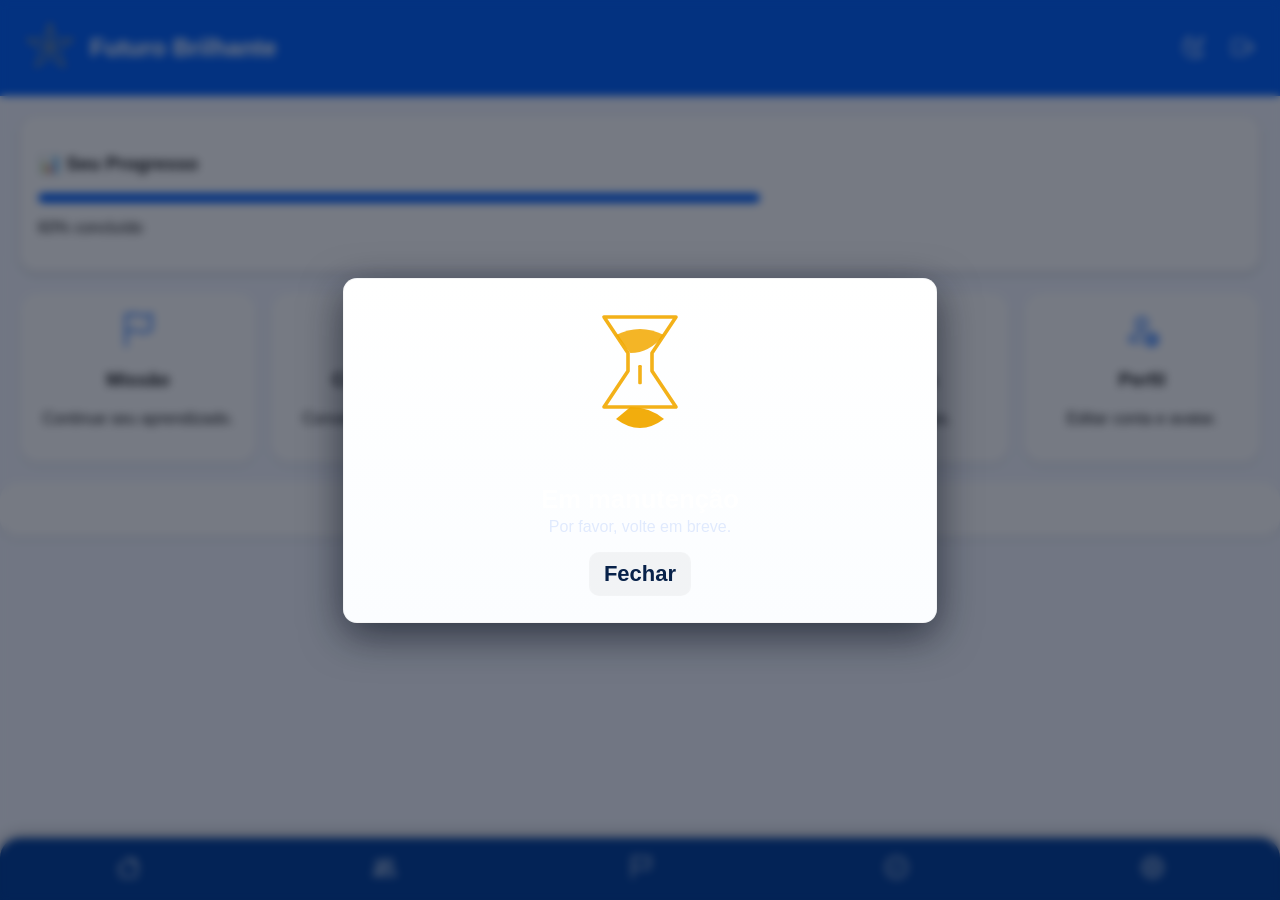
<file: pagina.html>
<!DOCTYPE html>
<html lang="pt-BR">

<head>
    <meta charset="UTF-8">
    <meta name="viewport" content="width=device-width, initial-scale=1.0">
    <title>Futuro Brilhante </title>
    <link rel="stylesheet" href="pagina.css">
    <link rel="stylesheet" href="https://cdn.jsdelivr.net/npm/bootstrap-icons@1.11.1/font/bootstrap-icons.css">
</head>

<body>

    <header>
        <div class="logo-area">
            <a href="index.html" class="navbar-brand logo-link" id="logo-link">
                <img src="img/logo.png" width="60" alt="" class="d-inline-block align-top"> 
            </a>
            <h2>Futuro Brilhante</h2>
        </div>

        <div class="actions">
            <button id="darkToggle"><i class="bi bi-moon-stars"></i></button>
            <button id="exit"><i class="bi bi-box-arrow-right"></i></button>
        </div>
    </header>

    <div class="container">

        <!-- PROGRESSO -->
        <div class="progresso-box">
            <h3>📊 Seu Progresso</h3>
            <div class="barra">
                <div class="barra-progresso" id="progresso"></div>
            </div>
            <p id="textoProgresso">60% concluído</p>
        </div>

        <!-- CARDS -->
        <div class="grid">
            <div class="card"><i class="bi bi-flag"></i>
                <h3>Missão</h3>
                <p>Continue seu aprendizado.</p>
            </div>
            <div class="card"><i class="bi bi-people"></i>
                <h3>Comunidade</h3>
                <p>Converse e compartilhe.</p>
            </div>
            <div class="card"><i class="bi bi-patch-check"></i>
                <h3>Certificados</h3>
                <p>Veja suas conquistas.</p>
            </div>
            <div class="card"><i class="bi bi-book"></i>
                <h3>Biblioteca</h3>
                <p>Recursos extras.</p>
            </div>
            <div class="card"><i class="bi bi-person-gear"></i>
                <h3>Perfil</h3>
                <p>Editar conta e avatar.</p>
            </div>
        </div>
    </div>

    <!-- MENU MOBILE -->
    <div class="menu">
        <i class="bi bi-house"></i>
        <i class="bi bi-people"></i>
        <i class="bi bi-flag"></i>
        <i class="bi bi-patch-check"></i>
        <i class="bi bi-gear"></i>
    </div>

    
  <section class="secao-retorno">
    <div class="card">
      <a href="index.html" class="botao-retorno">Ir para o Site Principal</a>
    </div>
  </section>

    <!-- ======= Componente: Manutenção (ampulheta girando) ======= -->
<section id="maintenance" class="maintenance-hidden">
  <div class="maintenance-backdrop" role="dialog" aria-modal="true" aria-label="Em manutenção">
    <div class="maintenance-card">
      <!-- SVG ampulheta animada -->
      <div class="hourglass-wrap" aria-hidden="true">
        <svg class="hourglass" viewBox="0 0 100 140" width="120" height="168" xmlns="http://www.w3.org/2000/svg">
          <!-- superior -->
          <path class="glass" d="M20 10 H80 L60 40 L60 55 L80 85 H20 L40 55 L40 40 Z" fill="none" stroke="currentColor" stroke-width="3" stroke-linejoin="round"/>
          <!-- areia superior -->
          <path class="sand-top" d="M30 25 Q50 15 70 25 Q58 40 42 40 Z" fill="currentColor" opacity="0.85"/>
          <!-- areia fundo (acumulada) -->
          <path class="sand-bottom" d="M30 95 Q50 110 70 95 Q58 85 42 85 Z" fill="currentColor" opacity="0.95"/>
          <!-- fio (areia caindo) -->
          <rect class="sand-fall" x="48.5" y="50" width="3" height="16" rx="1" fill="currentColor" />
        </svg>
      </div>

      <h2 class="maintenance-title">Em manutenção</h2>
      <p class="maintenance-text">Por favor, volte em breve.</p>

      <button id="maintenance-close" class="maintenance-btn" aria-label="Fechar aviso">Fechar</button>
    </div>
  </div>
</section>
<!-- ======= FIM componente ======= -->


    <script src="pagina.js"></script>
</body>

</html>
</file>
<file: estilo.css>
/* google fonts */
@import url('https://fonts.googleapis.com/css2?family=Lato:ital,wght@0,100;0,300;0,400;0,700;0,900;1,100;1,300;1,400;1,700;1,900&family=Roboto:ital,wght@0,100..900;1,100..900&display=swap');


/* Variáveis de Cores */
:root {
    --azul-royal: #002266;
    --roxo-lavanda: #9370DB;
    --violeta: #5D3FD3;
    --golden: #FFD700;

    --fundo-claro: #F9F9F9;
    --texto-principal: #333333;
    --borda-clara: #E0E0E0;
    --tamanho-fonte-base: 1.15rem;
    --cor-logo:rgb(255, 250, 250) ;
}

/* Definir as cores Tema Dark */
/* raiz */
:root[data-theme="dark"] {
    --azul-royal: #002266;
    --roxo-lavanda: #9370DB;
    --violeta: #5D3FD3;
    --golden: #ffffff;

    --fundo-claro: #121212;
    --texto-principal: #E0E0E0;
    --cor-de-fundo: #0d0d0d;
    --borda-clara: #E0E0E0;
    --tamanho-fonte-base: 1.15rem;
    --cor-logo: rgb(255, 255, 255);
}



/* Reset Básico e Fontes */
* {
    margin: 0;
    padding: 0;
    box-sizing: border-box;
}

.social-header a {
    color: var(--golden);
    margin-left: 10px;
    font-size: 1.2rem;
    transition: 0.3s;
}

.social-header a:hover {
    color: var(--roxo-lavanda);
    transform: scale(1.1);
}

body {
    /* font-family: 'Arial', sans-serif; */
    background-color: var(--cor-de-fundo);
    color: var(--texto-principal);
    font-size: var(--tamanho-fonte-base);
    scroll-behavior: smooth;
}

h2 {
    font-size: 2.4rem;
    color: var(--violeta);
    margin-bottom: 20px;
    text-align: center;
}

h2 {
    font-weight: 800 !important;
    /* bem grossa */
}

h3 {
    font-weight: 700 !important;
    /* grossa também */
}

.container {
    width: 90%;
    max-width: 1200px;
    margin: 0 auto;
}


i

/* Estilo para centralizar a caixa na página (opcional) */
.container-mvv {
    display: flex;
    justify-content: center;
    align-items: center;
    /* Altura mínima para demonstração. Remova em um layout real */
    min-height: 100vh;
    padding: 20px;
    background-color: #f10e0e;
    font-family: Arial, sans-serif;
}

/* 1 */
/* Estilo da caixa principal (box) - Aumentamos a largura máxima */
.caixa-mvv {
    width: 100%;
    max-width: 1000px;
    /* Aumentado para acomodar 3 colunas */
    background-color: #ffffff;
    border-radius: 12px;
    box-shadow: 0 4px 12px rgba(0, 0, 0, 0.1);
    padding: 30px;
    text-align: center;
}

/* Título principal */
.caixa-mvv h2 {
    color: #333;
    margin-top: 0;
    margin-bottom: 15px;
    font-size: 1.8em;
    /* Levemente maior */
    font-weight: bold;
}

/* Separador horizontal */
.caixa-mvv hr {
    border: 0;
    height: 1px;
    background-color: #e0e0e0;
    margin-bottom: 15px;
}

/* Container Flexbox para alinhar Missão, Visão e Valores lado a lado */
.conteudo-horizontal {
    display: flex;
    gap: 10px;
    /* Espaço entre as colunas */
}

/* Estilo para cada item (Missão, Visão, Valores) */
.item-mvv {
    flex: 1;
    /* Faz com que todos os itens ocupem a mesma largura */
    padding: 15px;
    border: 1px solid #e0e0e0;
    border-radius: 8px;
    margin-bottom: 0;
    /* Remove a margem vertical desnecessária */
    text-align: left;
    /* Alinha o texto dentro da coluna à esquerda */
}

/* Títulos secundários (Missão, Visão, Valores) */
.item-mvv h3 {
    color: #007bff;
    font-size: 1.2em;
    margin-top: 0;
    margin-bottom: 8px;
    font-weight: 600;
}

/* Parágrafos de texto */
.item-mvv p {
    color: #666;
    font-size: 0.95em;
    line-height: 1.5;
    margin: 0;
    padding: 0;
    /* Remove o padding extra */
}

/* Estilo para o texto em negrito nos Valores */
.item-mvv p strong {
    color: #333;
}

/* Adicionando Media Query para dispositivos menores (Móvel) */
@media (max-width: 768px) {
    .caixa-mvv {
        padding: 20px;
    }

    /* Quando a tela for pequena, empilha os itens verticalmente */
    .conteudo-horizontal {
        flex-direction: column;
        gap: 15px;
    }

    .item-mvv {
        text-align: center;
        /* Centraliza o texto no modo móvel */
    }
}


/* ---------------------------------
HEADER/NAVEGAÇÃO FIXA E LOGO
--------------------------------- */
#header {
    background-color: var(--azul-royal);
    color: white;
    position: fixed;
    width: 100%;
    top: 0;
    left: 0;
    z-index: 1000;
    box-shadow: 0 2px 10px rgba(127, 56, 171, 0.4);
}



.nav-bar {
    display: flex;
    justify-content: space-between;
    align-items: center;
    padding: 10px 0;
}

.logo-link {
    color: var(--cor-logo);
    text-decoration: none;
    font-size: 24px;
    font-weight: bold;
    display: flex;
    align-items: center;
    padding: 5px 0;
}

.logo-fb {
    background-color: var(--golden);
    color: var(--azul-royal);
    padding: 8px 12px;
    border-radius: 4px;
    margin-right: 10px;
    font-size: 1.5em;
    font-weight: 900;
}

.nav-links {
    list-style: none;
    display: flex;
    margin-right: 50px;
}

.nav-links li {
    margin-left: 20px;
}

.nav-links a {
    color: white;
    text-decoration: none;
    font-size: 1.05rem;
    padding: 10px 0;
    transition: color 0.3s, border-bottom 0.3s;
}

.nav-links a:hover {
    color: var(--golden);
    border-bottom: 2px solid var(--golden);
}

/* --- CSS: Regras Iniciais para o Botão Hambúrguer --- */
.menu-mobile-toggle {
    display: none;
    /* Esconde o botão por padrão em desktop */
    background: none;
    border: none;
    font-size: 2rem;
    color: var(--azul-royal);
    /* ou a cor do seu texto */
    cursor: pointer;
}

/* --- CSS: Regras de Layout Mobile (ex: abaixo de 768px) --- */
@media (max-width: 768px) {

    /* 1. Mostra o botão hambúrguer */
    .menu-mobile-toggle {
        display: block;
    }

    /* 2. Reposiciona o menu de navegação */
    .nav-bar {
        justify-content: space-between;
        /* Ajusta o logo e o botão */
    }

    /* 3. Estiliza a lista de links para ser um menu de tela cheia/lateral */
    .nav-links {
        display: none;
        /* Esconde a lista por padrão */
        position: absolute;
        top: 60px;
        /* Abaixo do header */
        left: 0;
        width: 100%;
        height: auto;
        flex-direction: column;
        /* Coloca os links em coluna */
        background-color: #fff;
        /* Fundo do menu */
        box-shadow: 0 8px 16px rgba(255, 0, 0, 0.1);
        z-index: 100;
    }

    .nav-links li {
        text-align: center;
        margin: 0;
        padding: 15px 0;
        border-bottom: 1px solid #eee;
    }

    .nav-links li:last-child {
        border-bottom: none;
    }

    /* 4. Estado Ativo/Aberto do Menu */
    .nav-links.active {
        display: flex;
        /* Mostra o menu quando a classe 'active' estiver presente */
    }

}


/* BOTÕES */
.btn {
    display: block;
    padding: 12px 20px;
    text-align: center;
    text-decoration: none;
    border-radius: 6px;
    font-weight: bold;
    transition: background-color 0.3s;
    font-size: 16px;
    border: none;
    justify-content: center;
    align-items: center;
    gap: 1rem;
}

.btn-primary {
    background-color: var(--violeta);
    color: white;
    text-align: center;
}

.btn-primary:hover {
    background-color: var(--roxo-lavanda);
    box-shadow: 0 4px 10px rgba(0, 0, 0, 0.2);
}

.btn-golden {
    background-color: var(--golden);
    color: var(--azul-royal);
    font-size: 1.2rem;
}

.btn-golden:hover {
    background-color: #e6c100;
}


/* ---------------------------------
SEÇÕES DE CONTEÚDO E ANIMAÇÕES
--------------------------------- */
main {
    padding-top: 75px;
}

.content-section {
    padding: 80px 0;
    border-bottom: 1px solid var(--borda-clara);
    /* Animação Inicial */
    opacity: 0;
    transform: translateY(30px);
    transition: opacity 0.8s ease-out, transform 0.8s ease-out;
}

.content-section.visible {
    /* Classe adicionada pelo JS */
    opacity: 1;
    transform: translateY(0);
}

.hero-section {
    background: linear-gradient(135deg, var(--azul-royal) 0%, var(--violeta) 100%);
    color: white;
    text-align: center;
    padding: 70px 0 80px 0;
    margin-top: -22px;
}

.hero-section h1 {
    font-size: 3.5rem;
    margin-bottom: 15px;
}

.hero-section p {
    font-size: 1.4rem;
    margin-bottom: 30px;
}

/* ---------------------------------
CARROSSEL
--------------------------------- */
.carousel-container {
    overflow: hidden;
    position: relative;
    max-width: 800px;
    margin: 30px auto;
    border-radius: 10px;
    box-shadow: 0 10px 20px rgba(0, 0, 0, 0.3);
}

.carousel-track {
    display: flex;
    transition: transform 0.6s ease-in-out;
}

.carousel-slide {
    flex: 0 0 100%;
    padding: 40px;
    background-color: rgba(255, 255, 255, 0.1);
    color: white;
    text-align: center;
}

.carousel-slide h3 {
    font-size: 2rem;
    margin-bottom: 15px;
}

.carousel-slide h3 i {
    margin-right: 10px;
    color: var(--golden);
}

.carousel-button {
    position: absolute;
    top: 50%;
    transform: translateY(-50%);
    background: rgba(0, 0, 0, 0.5);
    color: white;
    border: none;
    padding: 15px 10px;
    cursor: pointer;
    z-index: 10;
    font-size: 1.5rem;
    transition: background-color 0.3s;
}

.carousel-button:hover {
    background-color: rgba(0, 0, 0, 0.7);
}

.carousel-button.prev {
    left: 0;
    border-radius: 0 5px 5px 0;
}

.carousel-button.next {
    right: 0;
    border-radius: 5px 0 0 5px;
}


/* ---------------------------------
GALERIA DE ESCOLAS DE APOIO
--------------------------------- */
.escolas-apoio {
    margin-top: 40px;
}

.galeria-escolas {
    display: grid;
    grid-template-columns: repeat(auto-fit, minmax(280px, 1fr));
    gap: 30px;
}

/* Título da seção "Parceiros" no modo escuro */
:root[data-theme="dark"] .escolas-apoio h3 {
    color: #FFD700 !important;
    /* dourado (bem visível) */
    font-family: "Lato", sans-serif;
    font-weight: 900;
    font-style: normal;

}

/* Texto abaixo do título no modo escuro */
:root[data-theme="dark"] .escolas-apoio p {
    color: #FFFFFF !important;
    /* branco */
}

.escola-item {
    text-align: center;
    background-color: white;
    padding: 15px;
    border-radius: 10px;
    box-shadow: 0 4px 10px rgba(0, 0, 0, 0.08);
    transition: transform 0.3s;
}

.escola-item:hover {
    transform: translateY(-5px);
    box-shadow: 0 8px 15px rgba(0, 0, 0, 0.15);
}

.img-escola {
    width: 100%;
    height: 220px;
    object-fit: cover;
    border-radius: 8px;
    margin-bottom: 10px;
    border: 3px solid var(--roxo-lavanda);
}

.escola-item h4 {
    color: var(--azul-royal);
    font-size: 1.2rem;
}

/* ---------------------------------
COMO FUNCIONA (Processo)
--------------------------------- */
.step-process .processo {
    display: flex;
    justify-content: space-around;
    gap: 20px;
    text-align: center;
    margin-top: 40px;
}

#funciona h2 {
    font-weight: 800 !important;
}

.step-process .passo {
    flex: 1;
    padding: 15px;
    border: 1px solid var(--borda-clara);
    border-radius: 8px;
    position: relative;
}

.step-process .step-number {
    display: block;
    width: 40px;
    height: 40px;
    line-height: 40px;
    background-color: var(--golden);
    color: var(--azul-royal);
    border-radius: 50%;
    font-weight: bold;
    margin: -35px auto 10px auto;
    font-size: 1.2rem;
    box-shadow: 0 2px 5px rgba(0, 0, 0, 0.2);
}

/* MATERIAIS */
/* 3 */
.recursos-container {
    max-width: 1200px;
    margin: 40px auto;
    padding: 20px;
    background-color: #fff;
    border-radius: 8px;
    box-shadow: 0 2px 4px rgba(0, 0, 0, 0.05);
}

/* Títulos das Seções */
.section-title {
    font-size: 35px;
    font-weight: bold;
    color: #333;
    border-bottom: 2px solid #eee;
    padding-bottom: 10px;
    margin-bottom: 20px;
}

/* Layout de Cartões com Flexbox/Grid */
.cards-grid {
    display: flex;
    flex-wrap: wrap;
    /* Permite quebrar linha em telas menores */
    gap: 20px;
    /* Espaço entre os cartões */
}

/* Estilo do Cartão */
/* 4 */
.card {
    flex: 1 1 calc(50% - 20px);
    min-width: 280px;
    padding: 20px;
    border: 1px solid #ddd;
    border-radius: 8px;
    background-color: var(--fundo-claro);
    box-shadow: 0 1px 3px rgba(0, 0, 0, 0.05);
}

.card-title {
    font-size: 18px;
    font-weight: 600;
    color: var(--texto-principal);
    margin-top: 0;
    margin-bottom: 10px;
}

.card-details {
    font-size: 14px;
    color: var(--texto-principal);
    margin-bottom: 15px;
}

.pdf-btn {
    width: 100%;
    display: flex;
}

/* Botão PDF (Azul Escuro) */
.pdf-btn {
    background-color: #0066ff;
    /* Azul do seu print */
    color: white;
    border: none;
}

.pdf-btn:hover {
    background-color: #225091;
}

/* Botão Vídeo (Roxo) */
.video-btn {
    background-color: #6a1a9e;
    /* Roxo do seu print */
    color: white;
    border: none;
}

.video-btn:hover {
    background-color: #55147e;
}

/* Botão Áudio/Podcast (Dourado/Amarelo Queimado) */
.audio-btn {
    background-color: #c9a04a;
    /* Amarelo/Dourado do seu print */
    color: white;
    border: none;
}

.audio-btn:hover {
    background-color: #b08f40;
}

/* Responsividade (Para telas menores que 650px) */
@media (max-width: 650px) {

    .cards-grid {
        flex-direction: column;
        display: flex;
    }

    .card {
        flex: 1 1 100%;
        min-width: 100%;
    }

    .btn {
        width: 100%;
    }
}




/* ---------------------------------
FAQ (Acordeão)
--------------------------------- */
/* 5 */
.faq-item {
    background-color: white;
    border: 1px solid var(--borda-clara);
    border-radius: 5px;
    margin-bottom: 10px;
    padding: 15px;
    cursor: pointer;
    transition: background-color 0.3s;
}

.faq-item:hover {
    background-color: var(--fundo-claro);
}

.faq-item summary {
    font-weight: bold;
    font-size: 1.1rem;
    color: var(--violeta);
    outline: none;
}

.faq-item p {
    margin-top: 10px;
    padding-left: 20px;
    font-size: 1rem;
    color: var(--texto-principal);
}

/* ---------------------------------
CONTATO
--------------------------------- */
.contact-form {
    max-width: 600px;
    margin: 20px auto;
    padding: 20px;
    background-color: rgba(255, 255, 255, 0.1);
    border-radius: 8px;
}

.contact-form input,
.contact-form textarea {
    width: 100%;
    padding: 10px;
    margin-bottom: 15px;
    border: 1px solid rgba(255, 255, 255, 0.5);
    border-radius: 5px;
    font-size: 1rem;
    background-color: rgba(0, 0, 0, 0.1);
    color: white;
}

.contact-form textarea::placeholder {
    color: #ccc;
}

.contact-form input::placeholder {
    color: #ccc;
}

/* ---------------------------------
COMUNIDADE
--------------------------------- */
.depoimento-grid {
    display: grid;
    grid-template-columns: 1fr 1fr;
    gap: 30px;
    margin-top: 30px;
}

.depoimento-card {
    background-color: var(--fundo-claro);
    padding: 25px;
    border-left: 5px solid var(--roxo-lavanda);
    border-radius: 5px;
    font-style: italic;
    box-shadow: 0 2px 5px rgba(0, 0, 0, 0.05);
}


/* --- Rodapé --- */
.rodape {
    background-color: #0077b6;
    color: white;
    text-align: center;
    padding: 15px;
    bottom: 0;
    width: 100%;
}

/* Redes Sociais */

.menu {
    display: flex;
    justify-content: center;
    align-items: center;
    gap: 2rem;
}

.redes-sociais {
    list-style: none;
}

.redes-sociais i {
    color: var(--borda-clara);
    font-size: 1.5rem;
}


/* ---------------------------------
RESPONSIVIDADE (Mobile)
--------------------------------- */
/* 6 */
@media (max-width: 992px) {
    .hero-section {
        margin-top: -30px;
    }
}

@media (max-width: 900px) {
    .nav-links {
        display: none;
    }

    .nav-bar {
        padding: 10px 5%;
    }

    .hero-section h1 {
        font-size: 2.5rem;
    }

    .logo-link {
        font-size: 20px;
    }

    .logo-fb {
        font-size: 1.2em;
    }

    .step-process .processo {
        flex-direction: column;
    }

    .step-process .passo {
        border-right: none;
        border-bottom: 1px dashed var(--roxo-lavanda);
    }

    .depoimento-grid {
        grid-template-columns: 1fr;
    }
}

/* ============================================================
   ❗ SISTEMA DE TEMA – ÍCONE SOL / LUA
   ============================================================ */

.header-toggle {
    display: flex;
    align-items: center;
    gap: 8px;
    font-size: 1.6rem;
    cursor: pointer;
    margin-left: 15px;
}

.icon-light,
.icon-dark {
    transition: opacity 0.2s ease, transform 0.2s ease;
}

/* Tema claro → mostra o sol, esconde a lua */
:root[data-theme="light"] .icon-light {
    display: inline-block;
    opacity: 1;
}

:root[data-theme="light"] .icon-dark {
    display: none;
    opacity: 0;
}

/* Tema escuro → mostra a lua, esconde o sol */
:root[data-theme="dark"] .icon-light {
    display: none;
    opacity: 0;
}

:root[data-theme="dark"] .icon-dark {
    display: inline-block;
    opacity: 1;
}
</file>
<file: avaliação.css>
/* Variáveis de Cores (Alto Contraste) */
:root {
    --azul-royal: #002266; 
    --golden: #FFD700; 
    --verde-acerto: #4CAF50;
    --vermelho-erro: #F44336;
    --fundo-claro: #F9F9F9;
    --texto-principal: #333333;
    --sombra-leve: 0 4px 10px rgba(0, 0, 0, 0.1);
}

body {
    font-family: 'Arial', sans-serif;
    background-color: var(--fundo-claro);
    color: var(--texto-principal);
    display: flex;
    justify-content: center;
    align-items: center;
    min-height: 100vh;
    margin: 0;
}

.container {
    background-color: rgb(255, 248, 248);
    padding: 30px;
    border-radius: 12px;
    box-shadow: var(rgb(240, 240, 240));
    width: 90%;
    max-width: 600px;
    text-align: center;
    animation: fadeIn 1s ease-out;
}

/* Animação de entrada do Container */
@keyframes fadeIn {
    from { opacity: 0; transform: translateY(20px); }
    to { opacity: 1; transform: translateY(0); }
}

h1 {
    color: var(--azul-royal);
    margin-bottom: 10px;
    font-size: 2rem;
}

p {
    font-size: 1.1rem;
    line-height: 1.5;
    margin-bottom: 20px;
}

#question-box {
    background-color: var(--azul-royal);
    color: rgb(255, 248, 248);
    padding: 25px;
    margin-bottom: 20px;
    border-radius: 8px;
    font-size: 1.4rem;
    animation: slideIn 0.5s ease-out;
}

/* Animação para cada nova pergunta */
@keyframes slideIn {
    from { opacity: 0; transform: translateX(-10px); }
    to { opacity: 1; transform: translateX(0); }
}

#options-container {
    display: flex;
    flex-direction: column;
    gap: 15px;
}

.option-btn {
    padding: 15px;
    border: 2px solid var(--azul-royal);
    background-color: transparent;
    color: var(--azul-royal);
    font-size: 1.2rem;
    border-radius: 8px;
    cursor: pointer;
    transition: all 0.3s ease;
    text-align: left; /* Melhora a legibilidade */
}

.option-btn:hover:not(:disabled) {
    background-color: rgba(0, 37, 111, 0.1);
}

/* Estilos de Feedback */
.option-btn.correct {
    background-color: var(--verde-acerto);
    color: white;
    border-color: var(--verde-acerto);
    animation: flashGreen 0.5s;
}

.option-btn.incorrect {
    background-color: var(--vermelho-erro);
    color: white;
    border-color: var(--vermelho-erro);
    animation: shake 0.5s;
}

/* Animações de Feedback */
@keyframes flashGreen {
    0%, 100% { background-color: var(--verde-acerto); }
    50% { background-color: #5a975e; }
}

@keyframes shake {
    0%, 100% { transform: translateX(0); }
    20%, 60% { transform: translateX(-5px); }
    40%, 80% { transform: translateX(5px); }
}

/* Estilos de Botão Comuns */
.btn {
    padding: 10px 20px;
    font-size: 1.1rem;
    font-weight: bold;
    border: none;
    border-radius: 5px;
    cursor: pointer;
    margin-top: 20px;
    transition: background-color 0.3s;
}

.btn-primary { /* Botão Próxima Pergunta */
    background-color: var(--azul-royal);
    color: white;
}

.btn-primary:hover {
    background-color: #001f55;
}

.btn-golden { /* Botão Refazer */
    background-color: var(--golden);
    color: var(--azul-royal);
}

.btn-golden:hover {
    background-color: #e6c100;
}

/* Estilos da Seção de Resultado */
#result-section {
    padding: 30px 10px;
}

#score-text {
    font-size: 2.5rem;
    font-weight: bold;
    color: var(--verde-acerto);
    margin: 15px 0;
}

#feedback-message {
    font-size: 1.3rem;
    margin-bottom: 25px;
}

/* ---------------------------------
AJUSTE DE RESULTADOS E BOTÕES
--------------------------------- */

/* Container para alinhar os botões na tela de resultado */
.result-actions {
    display: flex;
    justify-content: center; /* Centraliza o grupo de botões */
    gap: 15px; /* Espaçamento entre os botões */
    margin-top: 30px;
}

/* Garante que os botões dentro do result-actions tenham uma margem superior menor */
.result-actions .btn {
    margin-top: 0;
}

/* Responsividade: Empilha os botões em telas pequenas */
@media (max-width: 500px) {
    .result-actions {
        flex-direction: column;
        gap: 10px;
    }
}
</file>
<file: jornada.css>
/* As Cores que vamos usar:
   Azul Principal: #0077b6 (Azul Escuro, forte)
   Amarelo Destaque: #ffc300 (Amarelo vivo)
   Azul Claro (Fundo): #90e0ef
*/

/* Reset Básico para começar bem */
* {
    margin: 0;
    padding: 0;
    box-sizing: border-box;
    font-family: Arial, sans-serif; /* Fonte simples e fácil de ler */
}

body {
    background-color:#0A1C49; /* Fundo azul bem clarinho */
    color: #036aa2; /* Cor principal do texto: Azul Escuro */
    line-height: 1.6;
    padding-bottom: 50px; 
}

/* --- Cabeçalho --- */
.cabecalho {
    background-color: #0077b6;
    color: white;
    padding: 20px;
    text-align: center;
    border-bottom: 5px solid #FFA500;
}

/* --- Seções e Cards (Containers de Conteúdo) --- */
section {
    padding: 30px 20px;
    max-width: 800px;
    margin: 30px auto;
    text-align: center;
}

section h2 {
    color: #f9d970; 
    font-size: 1.8em;
    margin-bottom: 20px;
}

.card {
    background-color: white;
    padding: 25px;
    border-radius: 10px;
    box-shadow: 5px 5px 15px rgba(0, 0, 0, 0.1);
    text-align: left; /* Mantém o texto dentro do card alinhado à esquerda */
}

/* --- Estilos Comuns para Formulários e Campos --- */
label {
    display: block; 
    margin-top: 15px;
    margin-bottom: 5px;
    font-weight: bold;
    color: #0077b6;
}

/* Seletor atualizado para incluir todos os tipos de input necessários */
input[type="text"], 
input[type="email"], 
input[type="tel"],
input[type="password"] { 
    width: 100%;
    padding: 10px;
    margin-bottom: 15px; /* Reduzi um pouco a margem para caber mais campos */
    border: 2px solid #90e0ef;
    border-radius: 5px;
    font-size: 1em;
}

input[type="text"]:focus, 
input[type="email"]:focus, 
input[type="tel"]:focus,
input[type="password"]:focus {
    border-color: #ffc300; 
    outline: none; 
}

/* --- Estilo Comum para Botões e Links de Botão --- */
.botao-azul, .botao-amarelo, button[type="submit"], .botao-retorno {
    padding: 12px 25px;
    border: none;
    border-radius: 5px;
    cursor: pointer;
    font-weight: bold;
    transition: background-color 0.3s; 
    font-size: 1.1em;
    text-decoration: none;
    display: inline-block;
    text-align: center;
}

/* --- Botão de Cadastro (Diferenciação no formulário) --- */
.botao-cadastro {
    width: 100%; /* Faz o botão de cadastro ocupar toda a largura */
    margin-top: 20px;
    margin-bottom: 10px;
}

/* Estilo do link de "Fazer Login" */
.login-link {
    text-align: center;
    margin-top: 15px;
    font-size: 0.9em;
}

.link-amarelo {
    color: #2f2f2f; /* Link em amarelo */
    text-decoration: none;
    font-weight: bold;
}

.link-amarelo:hover {
    text-decoration: underline; /* Sublinha ao passar o mouse */
}


/* --- Botões de Resposta Simples (Seção 2) --- */
.botoes-resposta {
    display: flex;
    justify-content: space-around;
    margin-top: 15px;
    margin-bottom: 25px;
}

/* Estilo do botão Amarelo */
.botao-amarelo {
    background-color: #dfc043;
    color: #0077b6;
}

.botao-amarelo:hover {
    background-color: #ffda66;
}

/* Estilo do botão Azul */
.botao-azul {
    background-color: #0077b6;
    color: white;
}

.botao-azul:hover {
    background-color: #005a8b;
}


/* --- Botão de Retorno (Seção 3) --- */
.secao-retorno .card {
    text-align: center;
}

.botao-retorno {
    background-color: #6e90e6;
    color: #ffffff; 
    margin-top: 20px;
    margin-bottom: 20px;
    border: 3px solid #005a8b; 
}

.botao-retorno:hover {
    background-color: #c59eef;  
    color: #1b1b1b;
    border-color: #2e0048;
}

.mensagem-final {
    text-align: center;
    margin-top: 30px;
    padding: 10px;
    border-top: 2px dashed #ffc300; 
    font-size: 1.1em;
}




/* --- Rodapé --- */
.rodape {
    background-color: #0077b6;
    color: white;
    text-align: center;
    padding: 15px;
    position: fixed; 
    bottom: 0;
    width: 100%;
}

/* Ajuste para telas muito pequenas (Responsividade) */
@media (max-width: 600px) {
    .cabecalho h1 {
        font-size: 1.5em;
    }
    .botoes-resposta {
        flex-direction: column; 
    }
    .botoes-resposta button {
        margin: 5px 0;
    }
}
</file>
<file: pagina.css>
:root {
    --bg:#f4f7ff; --text:#1b1b1b; --card:#fff;
    --primary:#005ff9; --menu:#003e9b;
}

/* Dark Mode */
body.dark {
    --bg:#0d1117; --text:#e6e6e6; 
    --card:#161b22; --primary:#3c74ad; --menu:#0b2446;
}


/* Geral */
body{margin:0;font-family:Poppins,sans-serif;background:var(--bg);color:var(--text);transition:.3s}

/* Header */
header{
    background:var(--primary);color:#fff;padding:14px 20px;
    display:flex;align-items:center;justify-content:space-between;
}

.logo-area{display:flex;align-items:center;gap:10px}

.avatar{
    width:42px;height:42px;border-radius:50%;border:2px solid white;
    object-fit:cover;cursor:pointer;
}

.actions{display:flex;gap:15px}
button{background:none;border:none;color:white;font-size:22px;cursor:pointer}

/* Conteúdo */
.container{padding:20px}

/* Grid */
.grid{
    display:grid;gap:15px;
    grid-template-columns:repeat(auto-fit,minmax(160px,1fr));
}

.card{
    background:var(--card);padding:18px;border-radius:18px;text-align:center;
    box-shadow:0 4px 10px #0001;transition:.2s;transform:translateY(0)
}
.card:hover{transform:translateY(-6px);box-shadow:0 6px 18px #0003}
.card i{font-size:34px;color:var(--primary)}

/* Progresso */
.progresso-box{
    background:var(--card);padding:18px;border-radius:16px;margin-bottom:22px;
    box-shadow:0 3px 10px #0002;
}
.barra{
    height:10px;background:#ffffff44;border-radius:8px;overflow:hidden;
}
.barra-progresso{
    height:100%;width:60%;background:var(--primary);border-radius:8px;
    transition:width .8s ease;
}

/* Menu inferior estilo aplicativo */
.menu{
    position:fixed;bottom:0;width:100%;background:var(--menu);
    color:#fff;display:flex;justify-content:space-around;height:62px;
    align-items:center;border-radius:20px 20px 0 0;box-shadow:0 -3px 15px #0004;
}
.menu i{font-size:23px;cursor:pointer;transition:.2s}
.menu i:active{transform:scale(.85)}

/* ===== Manutenção: estilo ===== */
#maintenance { position: fixed; inset: 0; display: grid; place-items: center; z-index: 9999; }
.maintenance-hidden { display: none; } /* usar para esconder inicialmente */

.maintenance-backdrop {
  position: absolute; inset: 0;
  background: rgba(6, 14, 30, 0.55);
  display: grid; place-items: center; padding: 20px;
  -webkit-backdrop-filter: blur(4px); backdrop-filter: blur(4px);
}

.maintenance-card{
  width: min(540px, 92%);
  background: linear-gradient(180deg, rgba(255,255,255,0.03), rgba(255,255,255,0.02));
  border-radius: 14px;
  padding: 26px;
  text-align: center;
  color: white;
  box-shadow: 0 12px 40px rgba(2,8,23,0.6);
  border: 1px solid rgba(255,255,255,0.06);
  transform-origin: center;
  animation: floatIn .45s ease both;
}

/* Ampulheta */
.hourglass-wrap{ display:flex;justify-content:center;margin-bottom:12px; color:#ffd34d; }
.hourglass{ display:block; transform-origin:50% 50%; animation: hg-rotate 3s linear infinite; }

/* glass stroke */
.hourglass .glass{ stroke: currentColor; stroke-opacity: .9; }

/* animação da areia — alterna opacidade para dar sensação de fluxo */
.hourglass .sand-top { transform-origin: 50% 50%; animation: sand-top 3s linear infinite; transform-box: fill-box; }
.hourglass .sand-bottom { transform-origin: 50% 50%; animation: sand-bottom 3s linear infinite; transform-box: fill-box; }
.hourglass .sand-fall { animation: sand-fall 1s linear infinite; opacity: .9; }

/* texto */
.maintenance-title{ margin: 6px 0 4px; font-size: 1.6rem; color: white; }
.maintenance-text{ margin: 0 0 16px; color: #dfe9fd; opacity:.95 }

/* botão fechar */
.maintenance-btn{
  background: rgba(255,255,255,0.08);
  color: white;
  border: 1px solid rgba(255,255,255,0.08);
  padding: 8px 14px;
  border-radius: 10px;
  cursor: pointer;
  font-weight:600;
  transition: transform .15s ease, background .15s;
}
.maintenance-btn:hover{ transform: translateY(-3px); background: rgba(255,255,255,0.12) }

/* animações keyframes */
@keyframes hg-rotate{
  0%   { transform: rotate(0deg); }
  25%  { transform: rotate(6deg); }
  50%  { transform: rotate(0deg); }
  75%  { transform: rotate(-6deg); }
  100% { transform: rotate(0deg); }
}

@keyframes sand-top{
  0%   { transform: translateY(0) scaleY(1); opacity:1; }
  45%  { transform: translateY(6px) scaleY(.85); opacity:.6; }
  55%  { transform: translateY(-6px) scaleY(.6); opacity:.3; }
  100% { transform: translateY(0) scaleY(1); opacity:1; }
}
@keyframes sand-bottom{
  0%   { transform: translateY(0) scaleY(1); opacity:.2; }
  45%  { transform: translateY(-6px) scaleY(1.35); opacity:0.9; }
  55%  { transform: translateY(6px) scaleY(.9); opacity:1; }
  100% { transform: translateY(0) scaleY(1); opacity:.2; }
}
@keyframes sand-fall{
  0% { opacity: 1; transform: translateY(0) }
  50% { opacity: 0.25; transform: translateY(6px) }
  100% { opacity: 1; transform: translateY(0) }
}

@keyframes floatIn{
  from { opacity:0; transform: translateY(6px) scale(.995) }
  to   { opacity:1; transform: translateY(0) scale(1) }
}

/* adaptações para modo claro (se seu site usar variáveis) */
@media (prefers-color-scheme: light) {
  .maintenance-card{ color:#08224a; background: linear-gradient(180deg, #fff, #fbfdff); border:1px solid rgba(2,8,23,0.04); }
  .hourglass-wrap{ color: #f2a900 }
  .maintenance-btn{ color:#08224a; background: rgba(2,8,23,0.04); }
}
</file>
